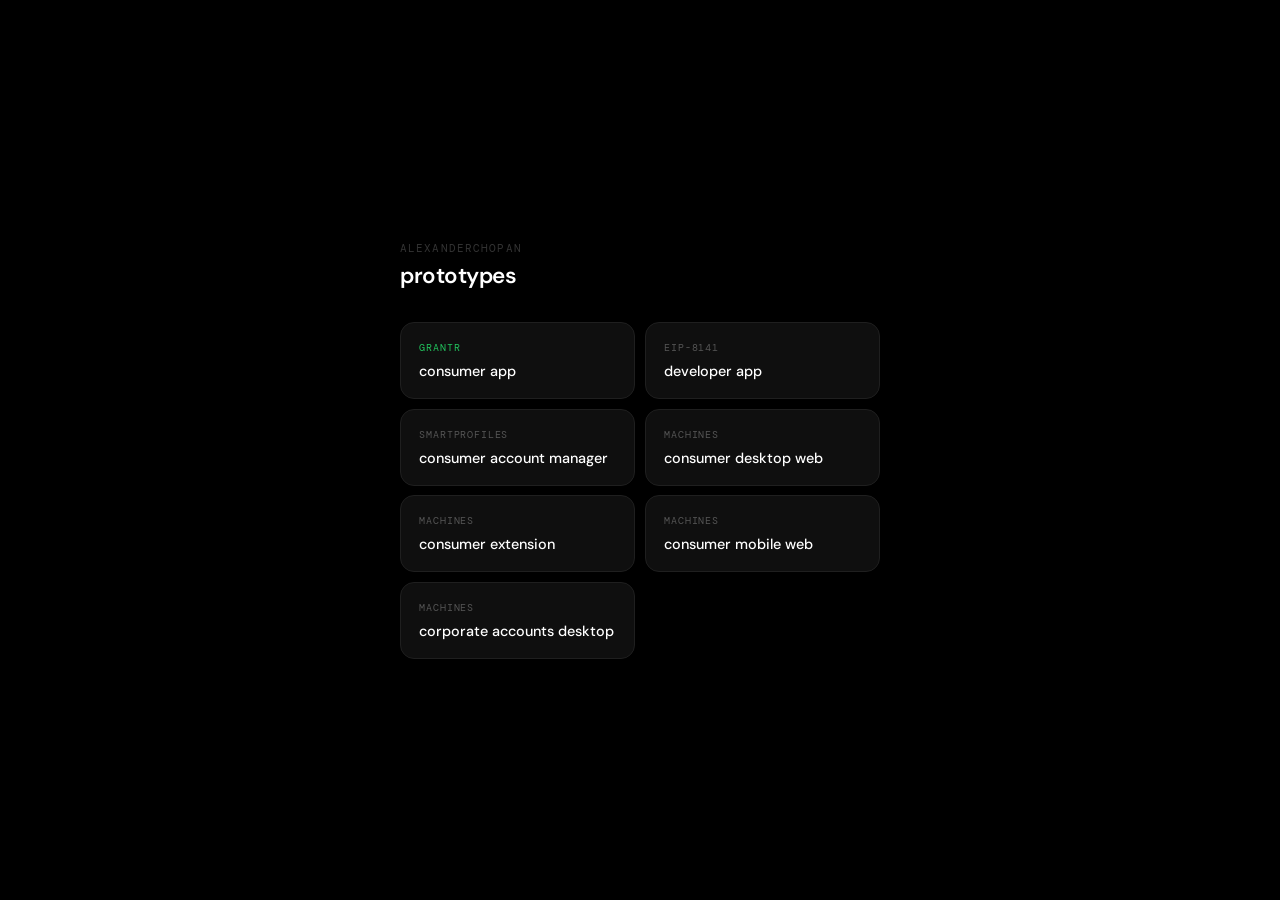
<file: index.html>
<!DOCTYPE html>
<html lang="en">
<head>
<meta charset="UTF-8">
<meta name="viewport" content="width=device-width, initial-scale=1.0">
<title>prototypes</title>
<style>
  @import url('https://fonts.googleapis.com/css2?family=DM+Sans:ital,wght@0,400;0,500;0,600;1,400&family=DM+Mono:wght@400;500&display=swap');
  * { margin: 0; padding: 0; box-sizing: border-box; }
  :root {
    --bg: #000;
    --surface: #0f0f0f;
    --surface-hover: #161616;
    --border: #1f1f1f;
    --border-hover: #2e2e2e;
    --text: #fff;
    --text-secondary: #555;
    --text-muted: #333;
    --green: #22c55e;
  }
  body {
    background: var(--bg);
    color: var(--text);
    font-family: 'DM Sans', sans-serif;
    min-height: 100vh;
    display: flex;
    flex-direction: column;
    align-items: center;
    justify-content: center;
    padding: 2rem 1.5rem;
  }
  header {
    width: 100%;
    max-width: 480px;
    margin-bottom: 2rem;
  }
  .label {
    font-family: 'DM Mono', monospace;
    font-size: 0.7rem;
    color: var(--text-muted);
    letter-spacing: 0.1em;
    text-transform: uppercase;
    margin-bottom: 0.4rem;
  }
  h1 {
    font-size: 1.4rem;
    font-weight: 600;
    color: var(--text);
    letter-spacing: -0.02em;
  }
  .grid {
    display: grid;
    grid-template-columns: 1fr 1fr;
    gap: 0.6rem;
    max-width: 480px;
    width: 100%;
  }
  @media (max-width: 480px) {
    .grid { grid-template-columns: 1fr; }
  }
  .card {
    background: var(--surface);
    border: 1px solid var(--border);
    border-radius: 14px;
    padding: 1.1rem 1.15rem;
    text-decoration: none;
    color: var(--text);
    transition: background 0.15s, border-color 0.15s;
    display: flex;
    flex-direction: column;
    gap: 0.5rem;
    position: relative;
    overflow: hidden;
  }
  .card:hover {
    background: var(--surface-hover);
    border-color: var(--border-hover);
  }
  .card:hover .arrow {
    opacity: 1;
    transform: translateX(0);
  }
  .card-tag {
    font-family: 'DM Mono', monospace;
    font-size: 0.65rem;
    letter-spacing: 0.08em;
    text-transform: uppercase;
    color: var(--text-secondary);
  }
  .card-tag.green { color: var(--green); }
  .card-title {
    font-size: 0.9rem;
    font-weight: 500;
    line-height: 1.3;
    color: var(--text);
  }
  .arrow {
    position: absolute;
    bottom: 1rem;
    right: 1rem;
    font-size: 0.75rem;
    color: var(--text-muted);
    opacity: 0;
    transform: translateX(-4px);
    transition: opacity 0.15s, transform 0.15s;
  }
</style>
</head>
<body>
  <header>
    <div class="label">alexanderchopan</div>
    <h1>prototypes</h1>
  </header>
  <div class="grid">
    <a href="grantr-app.html" class="card">
      <span class="card-tag green">grantr</span>
      <span class="card-title">consumer app</span>
      <span class="arrow">↗</span>
    </a>
    <a href="https://alexanderchopan.github.io/grantr/prototype/grantr-prototype.html" class="card">
      <span class="card-tag">eip-8141</span>
      <span class="card-title">developer app</span>
      <span class="arrow">↗</span>
    </a>
    <a href="smartprofiles.html" class="card">
      <span class="card-tag">smartprofiles</span>
      <span class="card-title">consumer account manager</span>
      <span class="arrow">↗</span>
    </a>
    <a href="machines-consumer-desktop-web.html" class="card">
      <span class="card-tag">machines</span>
      <span class="card-title">consumer desktop web</span>
      <span class="arrow">↗</span>
    </a>
    <a href="machines-consumer-extension.html" class="card">
      <span class="card-tag">machines</span>
      <span class="card-title">consumer extension</span>
      <span class="arrow">↗</span>
    </a>
    <a href="machines-consumer-mobile.html" class="card">
      <span class="card-tag">machines</span>
      <span class="card-title">consumer mobile web</span>
      <span class="arrow">↗</span>
    </a>
    <a href="machines-corporate-accounts-desktop.html" class="card">
      <span class="card-tag">machines</span>
      <span class="card-title">corporate accounts desktop</span>
      <span class="arrow">↗</span>
    </a>
  </div>
</body>
</html>
</file>
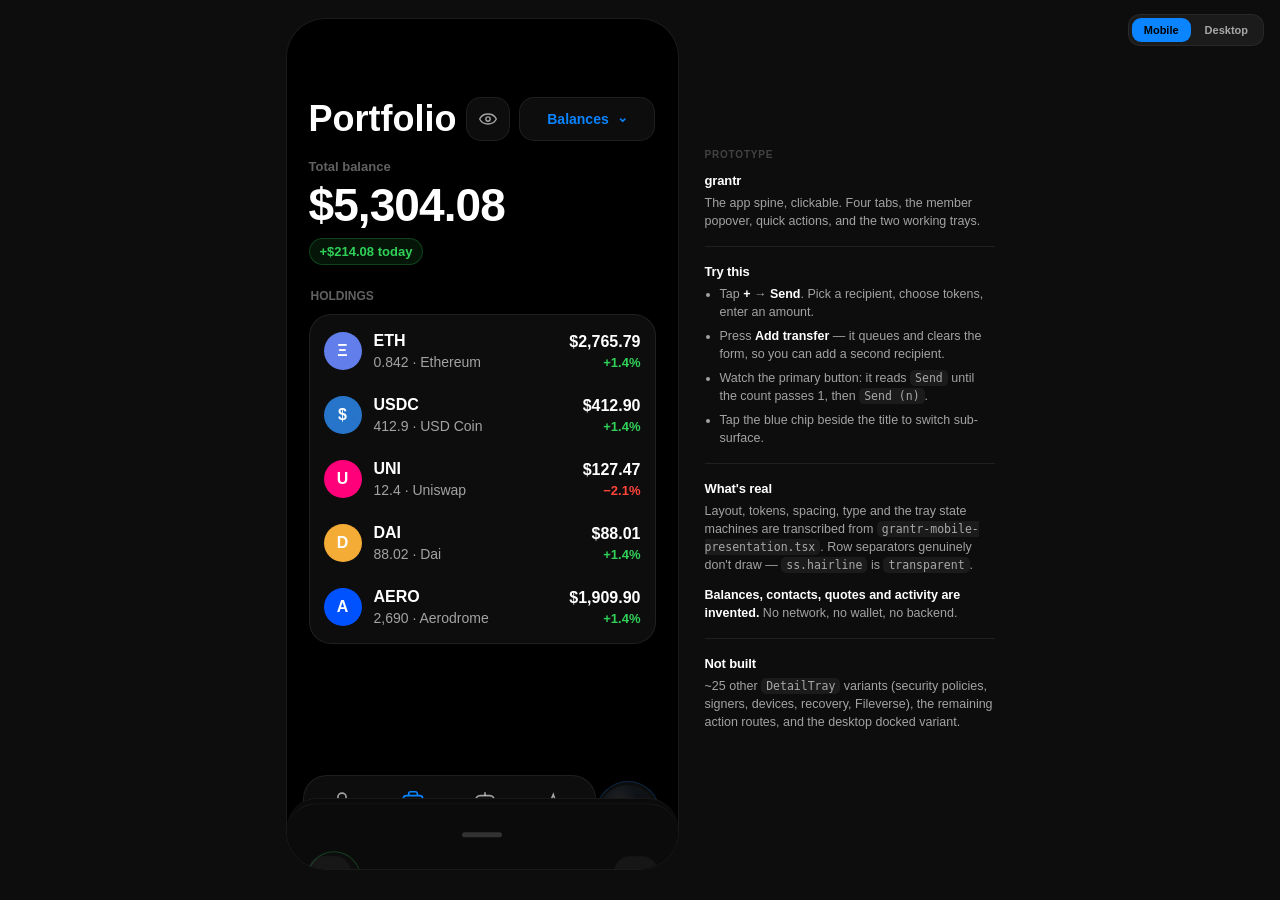
<file: grantr-app.html>
<!DOCTYPE html>
<html lang="en">
<head>
<meta charset="UTF-8">
<meta name="viewport" content="width=device-width, initial-scale=1.0">
<title>grantr</title>
<style>
/* ===========================================================================
   grantr — app prototype
   Structure and style values transcribed from
   packages/product/src/mobile-presentation/grantr-mobile-presentation.tsx
   and packages/ui/src/theme/tokens.ts (dark palette — the only shipping mode).
   Self-contained: no remote fonts, scripts, or images.
   =========================================================================== */
:root{
  --bg:#000000; --bgElevated:#0d0d0e; --band:#0b0b0c;
  --text1:#ffffff; --text2:rgba(255,255,255,.62); --text3:rgba(255,255,255,.38); --text4:rgba(255,255,255,.22);
  --green:#30d158; --red:#ff453a; --amber:#ff9f0a; --blue:#0a84ff;
  --border:rgba(255,255,255,.08); --frostBorder:rgba(255,255,255,.06);
  --chromeBorder:rgba(255,255,255,.075);
  --fill:rgba(255,255,255,.045); --hairline:transparent;
  --font:"Public Sans",-apple-system,BlinkMacSystemFont,"Segoe UI",Helvetica,Arial,sans-serif;
}
*{margin:0;padding:0;box-sizing:border-box}
html,body{height:100%}
body{background:#0d0d0e;color:var(--text1);font-family:var(--font);-webkit-font-smoothing:antialiased;
     display:flex;align-items:center;justify-content:center;padding:18px;overflow:hidden}

/* s.stage / s.screen */
.stage{display:flex;align-items:center;justify-content:center;gap:26px}
.screen{position:relative;width:393px;height:852px;border-radius:39px;overflow:hidden;background:var(--bg);
        border:1px solid rgba(255,255,255,.10);flex-shrink:0}

/* ---- scrolling content, s.content ---- */
.scroller{position:absolute;inset:0;overflow-y:auto;overflow-x:hidden;-webkit-overflow-scrolling:touch}
.scroller::-webkit-scrollbar{width:0}
.content{padding-top:78px;padding-bottom:190px;width:100%}

/* ---- s.header / s.h1 / FamilyChip ---- */
.header{width:100%;padding:0 22px 18px;display:flex;align-items:center;justify-content:space-between}
.h1{font-size:36px;line-height:38px;font-weight:800;letter-spacing:0}
.h1.account{font-size:30px;line-height:32px}
.chip{width:136px;height:44px;border-radius:15px;padding:0 13px;display:flex;align-items:center;justify-content:center;
      gap:8px;border:1px solid var(--chromeBorder);background:var(--bgElevated);cursor:pointer;flex-shrink:0}
.chipText{color:var(--blue);font-size:14px;line-height:18px;font-weight:720}
.chipChev{color:var(--blue);font-size:13px;line-height:13px;font-weight:900;margin-top:-3px;transition:transform .16s}
.chip.open .chipChev{transform:rotate(180deg)}

/* ---- FamilyPopover ---- */
.scrim{position:absolute;inset:0;z-index:4;background:rgba(0,0,0,.35);display:none}
.scrim.on{display:block}
.popover{position:absolute;z-index:5;right:22px;top:119px;width:206px;border-radius:18px;padding:8px;overflow:hidden;
         background:rgba(18,18,20,.96);border:1px solid var(--frostBorder);
         box-shadow:0 16px 40px rgba(0,0,0,.6), inset 0 1px 0 rgba(255,255,255,.10);display:none}
.popover.on{display:block}
.popTitle{color:var(--blue);font-size:10px;line-height:13px;font-weight:800;padding:8px 12px 9px}
.popRow{min-height:54px;border-radius:13px;padding:0 12px;display:flex;align-items:center;justify-content:space-between;
        cursor:pointer;background:transparent;border:0;width:100%;text-align:left}
.popRow.on{background:rgba(255,255,255,.07)}
.popRow span{color:var(--text1);font-size:15px;font-weight:640}
.popRow.dis span{color:var(--text4)}
.popRow.dis{cursor:default}
.popRow .tick{color:var(--blue);font-size:15px;font-weight:800}

/* ---- sections & rows ---- */
.sec{padding:0 22px;margin-bottom:22px}
.secTitle{color:var(--text3);font-size:12px;line-height:15px;font-weight:600;text-transform:uppercase;margin-bottom:10px;padding-left:2px}
.card{border-radius:22px;border:1px solid var(--border);background:var(--bgElevated);overflow:hidden}
.cardPad{padding:4px 14px}
.lrow{min-height:64px;display:flex;align-items:center;gap:12px;padding:11px 0;cursor:pointer;
      background:transparent;border:0;width:100%;text-align:left}
.lmain{flex:1;min-width:0}
.lname{color:var(--text1);font-size:16px;line-height:20px;font-weight:700;display:block}
.lsub{color:var(--text2);font-size:14px;line-height:18px;font-weight:500;display:block;margin-top:2px}
.lval{text-align:right;flex-shrink:0}
.lvalNum{color:var(--text1);font-size:16px;line-height:20px;font-weight:700;display:block}
.lvalSub{color:var(--text3);font-size:13px;line-height:17px;font-weight:560;display:block;margin-top:2px}
.lvalSub.up{color:var(--green)} .lvalSub.down{color:var(--red)}
.mark{border-radius:50%;flex-shrink:0;display:flex;align-items:center;justify-content:center;font-weight:800;color:#fff}
.sq{border-radius:12px}
.chev{color:var(--text4);font-size:22px;font-weight:400;flex-shrink:0}

/* hero total */
.hero{padding:0 22px 24px}
.heroLabel{color:var(--text3);font-size:13px;font-weight:600;margin-bottom:6px}
.heroNum{font-size:46px;line-height:50px;font-weight:800;letter-spacing:-.02em}
.heroDelta{margin-top:8px;display:inline-flex;align-items:center;gap:6px;padding:5px 10px;border-radius:999px;
           background:rgba(48,209,88,.10);border:1px solid rgba(48,209,88,.24)}
.heroDelta span{color:var(--green);font-size:13px;font-weight:700}

/* policy tiles (Account/Security) */
.tiles{display:grid;grid-template-columns:1fr 1fr;gap:10px}
.tile{border-radius:20px;border:1px solid var(--border);background:var(--bgElevated);padding:14px;min-height:104px;
      display:flex;flex-direction:column;justify-content:space-between;cursor:pointer;text-align:left}
.tileIcon{width:34px;height:34px;border-radius:999px;background:var(--fill);display:flex;align-items:center;justify-content:center}
.tileName{color:var(--text1);font-size:15px;line-height:19px;font-weight:740;margin-top:10px}
.tileSub{color:var(--text3);font-size:13px;line-height:16px;font-weight:560;margin-top:3px}
.tileSub.ok{color:var(--green)} .tileSub.warn{color:var(--amber)}

/* agent chat */
.bubble{max-width:78%;border-radius:18px;padding:12px 14px;font-size:15px;line-height:21px;font-weight:520}
.bubble.them{background:var(--bgElevated);border:1px solid var(--border);color:var(--text1);align-self:flex-start}
.bubble.you{background:rgba(10,132,255,.16);border:1px solid rgba(10,132,255,.26);color:var(--text1);align-self:flex-end}
.chatWrap{display:flex;flex-direction:column;gap:10px}
.composer{margin-top:16px;min-height:52px;border-radius:18px;border:1px solid var(--border);background:var(--bgElevated);
          display:flex;align-items:center;gap:10px;padding:0 14px}
.composer input{flex:1;border:0;background:transparent;color:var(--text1);font-family:var(--font);font-size:15px;
                font-weight:560;outline:none;height:52px}
.composer input::placeholder{color:var(--text3)}

/* ============ TAB BAR + FAB (TabsFab) ============ */
.tabBar{position:absolute;z-index:6;left:16px;right:82px;bottom:24px;height:70px;border-radius:24px;
        padding:6px 7px 9px;overflow:hidden;display:flex;gap:8px;
        border:1px solid var(--chromeBorder);background:var(--bgElevated)}
.tabBtn{z-index:1;flex:1;border-radius:13px;display:flex;flex-direction:column;align-items:center;justify-content:center;
        gap:3px;min-width:0;border:0;background:transparent;cursor:pointer;user-select:none}
.tabIconBox{height:30px;display:flex;align-items:center;justify-content:center}
.tabLabel{color:var(--text2);font-size:10px;line-height:12px;font-weight:760;text-align:center;white-space:nowrap}
.tabBtn.on .tabLabel{color:var(--blue)}
.fab{position:absolute;z-index:6;right:18px;bottom:24px;width:64px;height:64px;border-radius:999px;overflow:hidden;
     display:flex;align-items:center;justify-content:center;cursor:pointer;
     border:1px solid color-mix(in oklch, var(--blue) 24%, transparent);background:var(--bgElevated)}
.fabCore{position:absolute;inset:2.5px;border-radius:999px;
         background:radial-gradient(circle at 36% 28%, rgba(255,255,255,.08), rgba(10,132,255,.035) 34%, rgba(5,5,6,0) 68%);
         box-shadow:inset 0 0 18px rgba(255,255,255,.035);pointer-events:none}
.fab svg{position:relative;transition:transform .2s}
.fab.open svg{transform:rotate(45deg)}

/* ============ TRAYS ============ */
.backdrop{position:absolute;inset:0;z-index:20;background:rgba(0,0,0,.86);backdrop-filter:blur(2px);display:none}
.backdrop.on{display:block}
.tray{position:absolute;left:0;right:0;z-index:21;display:flex;flex-direction:column;overflow:hidden;
      border-top:1px solid var(--frostBorder);background:var(--bgElevated);
      border-radius:30px;transform:translateY(110%);transition:transform .26s cubic-bezier(.32,.72,0,1)}
.tray.on{transform:translateY(0)}
/* s.swapTray — pinned top:0 bottom:0 */
.tray.swap{top:0;bottom:0}
/* s.detailTray — floats above the dock */
.tray.detail{bottom:90px;max-height:calc(100% - 54px - 90px)}
.tray.qa{bottom:90px;max-height:calc(100% - 120px)}

.band{background:var(--band);padding:28px 20px 18px;flex-shrink:0;border-bottom:1px solid rgba(255,255,255,.055)}
.handle{width:40px;height:5px;border-radius:3px;background:rgba(255,255,255,.16);margin:0 auto 14px}
.bandHead{position:relative;min-height:116px;display:flex;flex-direction:column;align-items:flex-start;gap:12px}
.bandHead.compact{min-height:64px}
.leadIcon{width:54px;height:54px;border-radius:999px;background:var(--bgElevated);flex-shrink:0;
          border:1px solid color-mix(in oklch, var(--green) 24%, transparent);
          display:flex;align-items:center;justify-content:center}
.close{position:absolute;right:0;top:5px;z-index:2;width:44px;height:44px;border-radius:16px;background:var(--fill);
       display:flex;align-items:center;justify-content:center;border:0;cursor:pointer}
.close span{color:var(--text1);font-size:22px;line-height:24px;font-weight:300}
.back{position:absolute;left:0;top:5px;z-index:2;width:44px;height:44px;border-radius:16px;background:var(--fill);
      display:flex;align-items:center;justify-content:center;border:0;cursor:pointer}
.back span{color:var(--blue);font-size:30px;line-height:28px;font-weight:300;margin-top:-2px}
.trayTitle{font-size:28px;line-height:31px;font-weight:800}
.traySub{color:var(--text2);font-size:15px;line-height:20px;font-weight:620;margin-top:8px}
.bandCopy{width:100%;padding-right:56px}
.bandCopy.withBack{padding-left:52px}

.trayBody{flex:1;overflow-y:auto;padding:20px 20px 40px;display:flex;flex-direction:column;gap:14px}
.trayBody::-webkit-scrollbar{width:0}
.trayBody.swapBody{gap:8;padding-bottom:48px}
.sendRoot{display:flex;flex-direction:column;gap:12px;padding-bottom:20px}

.slab{border-radius:22px;border:1px solid var(--border);background:var(--bgElevated);overflow:hidden}
.slabTitle{color:rgba(10,132,255,.72);font-size:12px;line-height:15px;font-weight:500;text-transform:uppercase;padding:15px 16px 3px}
.slabBody{padding:7px 16px 14px;display:flex;flex-direction:column;gap:14px}

.fieldLabelS{color:var(--text3);font-size:12px;line-height:15px;font-weight:500;padding:0 2px 7px}
.fieldLabel{color:var(--text2);font-size:14px;line-height:17px;font-weight:500;margin-bottom:6px}

.signerRow{min-height:52px;padding:10px 0;display:flex;align-items:center;gap:10px;background:transparent;border:0;
           width:100%;text-align:left}
.signerRow.tap{cursor:pointer}
.signerMain{flex:1;min-width:0}
.sugName{color:var(--text1);font-size:17px;line-height:21px;font-weight:600;display:block}
.signerTag{color:var(--text2);font-size:14px;line-height:17px;font-weight:500;margin-top:4px;display:block}
.signerAddr{color:var(--text2);font-size:15px;line-height:18px;font-weight:500;display:block}
.chevR{color:var(--blue);font-size:28px;line-height:28px;font-weight:500}
.rmBtn{min-height:32px;border-radius:999px;border:0;background:rgba(255,255,255,.045);padding:7px 12px;flex-shrink:0;cursor:pointer}
.rmBtn span{color:var(--text2);font-size:12px;line-height:15px;font-weight:760}
.maxBtn{min-height:32px;border-radius:999px;border:1px solid rgba(48,209,88,.28);background:rgba(48,209,88,.10);
        padding:7px 12px;flex-shrink:0;cursor:pointer}
.maxBtn span{color:var(--green);font-size:12px;line-height:15px;font-weight:760}

.trayInput{height:44px;width:100%;border:0;padding:0;background:transparent;color:var(--text1);font-family:var(--font);
           font-size:17px;line-height:21px;font-weight:600;caret-color:var(--green);outline:none;margin-bottom:8px}
.trayInput::placeholder{color:var(--text3)}
.sugList{display:flex;flex-direction:column;gap:6px;margin-bottom:8px}

.selBtn{width:100%;min-height:54px;background:transparent;border:0;padding:9px 11px;margin-bottom:8px;
        display:flex;align-items:center;gap:10px;cursor:pointer;text-align:left}
.selMark{width:30px;height:30px;border-radius:15px;background:var(--fill);flex-shrink:0;display:flex;align-items:center;justify-content:center}
.selCopy{flex:1;min-width:0}
.selTitle{color:var(--text1);font-size:15px;line-height:20px;font-weight:760;display:block}
.selSub{color:var(--text3);font-size:14px;line-height:18px;font-weight:560;margin-top:2px;display:block}
.selChev{color:var(--blue);font-size:16px;line-height:18px;font-weight:800;margin-top:-4px;flex-shrink:0;transition:transform .16s}
.selBtn.open .selChev{transform:rotate(180deg)}

.tokenMenu{width:100%;margin:2px 0 8px;padding:2px 0}
.searchBox{min-height:42px;display:flex;align-items:center;gap:9px;padding:0 11px;margin:2px 0 10px}
.searchInput{flex:1;min-height:42px;border:0;background:transparent;color:var(--text1);font-family:var(--font);
             font-size:15px;line-height:19px;font-weight:600;outline:none}
.searchInput::placeholder{color:var(--text3)}
.manyRow{width:100%;min-height:54px;padding:9px 11px;display:flex;align-items:center;gap:10px;border:0;background:transparent;
         cursor:pointer;text-align:left}
.manyRow.on{background:rgba(48,209,88,.055)}
.holdMid{flex:1;min-width:0;padding-right:8px}
.tokName{color:var(--text1);font-size:15px;line-height:20px;font-weight:760;display:block}
.tokMeta{color:var(--text2);font-size:14px;line-height:18px;font-weight:560;display:block}
.check{width:22px;height:22px;border-radius:7px;border:1px solid var(--hairline);flex-shrink:0;display:flex;align-items:center;justify-content:center}
.check.on{border-color:rgba(48,209,88,.30);background:rgba(48,209,88,.12)}
.check.on::after{content:"✓";color:var(--green);font-size:13px;line-height:15px;font-weight:900}
.noRes{color:var(--text3);font-size:14px;font-weight:560;padding:10px 11px}

.modeRow{width:100%;min-height:42px;border-radius:14px;padding:3px;display:flex;align-items:center;gap:3px;
         border:1px solid var(--hairline);background:rgba(255,255,255,.040);margin-bottom:8px}
.modeBtn{flex:1;min-width:0;min-height:34px;border-radius:11px;display:flex;align-items:center;justify-content:center;
         gap:6px;padding:0 10px;border:0;background:transparent;cursor:pointer}
.modeBtn.on{background:var(--blue)}
.modeBtn span{color:var(--text2);font-size:12px;line-height:15px;font-weight:600;white-space:nowrap}
.modeBtn.on span{color:var(--bg);font-weight:700}

.amtList{display:flex;flex-direction:column;gap:7px;margin-bottom:8px}
.amtRow{min-height:54px;padding:9px 11px;display:flex;align-items:center;gap:10px}
.amtInput{width:88px;height:38px;flex-shrink:0;border:0;background:transparent;color:var(--text1);font-family:var(--font);
          font-size:15px;line-height:20px;font-weight:700;text-align:right;padding:0 10px;caret-color:var(--green);outline:none}
.amtInput::placeholder{color:var(--text3)}
.amtStack{width:98px;flex-shrink:0;display:flex;flex-direction:column;gap:2px}
.amtStack .amtInput{width:100%;height:30px;padding:0 4px}
.amtUsd{color:var(--text3);font-size:10px;line-height:12px;font-weight:640;text-align:right}

.arrowWrap{display:flex;align-items:center;justify-content:center;margin:10px 0}
.arrow{width:34px;height:34px;border-radius:17px;background:var(--fill);display:flex;align-items:center;justify-content:center}
.arrow span{color:var(--text1);font-size:20px;line-height:22px;font-weight:700}

.tokenField{min-height:68px;padding:8px 0;display:flex;align-items:center;gap:12px;margin-bottom:4px}
.picker{border-radius:999px;background:var(--fill);padding:8px 12px 8px 8px;display:flex;align-items:center;gap:8px;
        overflow:hidden;border:0;cursor:pointer}
.pickerText{color:var(--text1);font-size:15px;line-height:20px;font-weight:760;white-space:nowrap}
.pickerText.ph{color:var(--text3)}
.pickerChev{color:var(--blue);font-size:12px;line-height:12px;margin-top:-3px}
.amountSide{flex:1;display:flex;flex-direction:column;align-items:flex-end}
.tokenAmount{color:var(--text1);font-size:28px;line-height:32px;font-weight:760}
.tokenUsd{color:var(--text3);font-size:14px;line-height:18px;font-weight:560;margin-top:2px}

.hint{color:var(--text2);font-size:13px;line-height:17px;margin-top:-4px}
.hint.red{color:var(--red)}
.warnText{color:var(--amber);font-size:15px;line-height:19px;font-weight:600;margin:8px 0 4px}
.hintText{color:var(--text3);font-size:15px;line-height:19px;font-weight:400;margin:8px 0 4px}

.adv{margin:2px 0 6px}
.advToggle{min-height:42px;display:flex;align-items:center;justify-content:space-between;gap:12px;background:none;
           border:0;width:100%;cursor:pointer;padding:0}
.advText{color:var(--blue);font-size:13px;line-height:16px;font-weight:680}
.advChev{color:var(--blue);font-size:15px;line-height:17px;font-weight:640;transition:transform .16s}
.adv[open] .advChev{transform:rotate(180deg)}
summary{list-style:none}summary::-webkit-details-marker{display:none}summary::marker{content:""}
.advContent{padding-bottom:4px}
.slipRow{margin-top:14px;display:flex;align-items:center;justify-content:space-between;gap:12px}
.slipPill{width:180px;height:35px;display:flex;gap:2px}
.slipOpt{flex:1;border-radius:8px;background:transparent;border:0;cursor:pointer;color:var(--text2);
         font-family:var(--font);font-size:14px;font-weight:680}
.slipOpt.on{color:var(--green)}

.rows{margin:2px 0 8px}
.drow{min-height:46px;display:flex;align-items:center;justify-content:space-between;gap:14px}
.rowLabel{color:var(--text2);font-size:15px;line-height:19px;font-weight:500}
.rowValue{color:var(--text1);font-size:15px;line-height:19px;font-weight:600;text-align:right}
.rowValue.green{color:var(--green)} .rowValue.amber{color:var(--amber)}

.actions{display:flex;align-items:center;gap:10px;margin-top:4px;padding:2px 0 12px}
.btn{flex:1;min-width:0;height:54px;border-radius:17px;display:flex;align-items:center;justify-content:center;
     overflow:hidden;padding:0 12px;cursor:pointer;position:relative}
.btn span{font-size:15px;line-height:19px;text-align:center}
.btn.secondary{border:1px solid var(--frostBorder);background:var(--bgElevated)}
.btn.secondary span{color:var(--text1);font-weight:820}
.btn.primary{border:0;background:var(--green)}
.btn.primary span{color:var(--bg);font-weight:880}
.btn.wide{height:58px;margin-top:6px}
.btn.wide span{font-size:18px;line-height:23px}
.btn[disabled]{cursor:default;pointer-events:none}
.btn.primary[disabled]{border:1px solid var(--frostBorder);background:rgba(255,255,255,.055)}
.btn.primary[disabled] span{color:var(--text2)}
.btn.secondary[disabled]{background:rgba(255,255,255,.055)}
.btn.secondary[disabled] span{color:var(--text2)}

/* quick actions */
.qaGroup{margin-bottom:18px}
.qaTitle{color:var(--text3);font-size:12px;font-weight:700;text-transform:uppercase;margin-bottom:10px;padding-left:2px}
.qaGrid{display:grid;grid-template-columns:repeat(3,1fr);gap:10px}
.qaTile{border-radius:20px;border:1px solid var(--border);background:var(--bgElevated);padding:14px 10px;min-height:96px;
        display:flex;flex-direction:column;align-items:center;justify-content:center;gap:9px;cursor:pointer}
.qaTile span{color:var(--text1);font-size:13px;font-weight:700;text-align:center;line-height:16px}
.qaIcon{width:38px;height:38px;border-radius:999px;background:var(--fill);display:flex;align-items:center;justify-content:center}

/* ---- security / contacts / fileverse ---- */
.trayHint{color:var(--text2);font-size:15px;line-height:19px;font-weight:400}
.trayEmpty{color:var(--text2);font-size:17px;line-height:22px;font-weight:500;padding:8px 0}
.rowActions{display:flex;align-items:center;gap:6px;flex-shrink:0}
.miniSave{border-color:transparent;background:var(--green)}
.miniSave span{color:var(--bg);font-weight:700}
.rowBtn{min-width:86px;height:44px;border-radius:17px;padding:0 14px;display:flex;align-items:center;justify-content:center;
        cursor:pointer;flex-shrink:0;border:1px solid rgba(255,69,58,.28);background:rgba(255,69,58,.08)}
.rowBtn span{color:var(--red);font-size:12px;line-height:16px;font-weight:800}
.thresh{margin-bottom:12px}
.threshLabel{color:var(--text3);font-size:10px;font-weight:500;margin-bottom:7px}
.threshBtns{height:40px;display:flex;gap:8px}
.threshBtn{flex:1;border-radius:10px;display:flex;align-items:center;justify-content:center;border:0;background:transparent;
           cursor:pointer;color:var(--text2);font-family:var(--font);font-size:12px;font-weight:680}
.threshBtn.on{color:var(--green)}
.threshCap{color:var(--text2);font-size:15px;line-height:19px;font-weight:400;margin-top:8px}
.rosterRow{min-height:52px;padding:10px 0;display:flex;align-items:center;gap:10px}
.sugPlus{color:var(--green);font-size:16px;line-height:18px;font-weight:760}
.sugList2{display:flex;flex-direction:column;gap:9px;margin:-4px 0 14px}
.ghostBtn{height:54px;border-radius:17px;border:1px solid transparent;background:var(--green);display:flex;
          align-items:center;justify-content:center;cursor:pointer;margin-top:4px;width:100%}
.ghostBtn span{color:var(--bg);font-size:16px;line-height:21px;font-weight:820}
.dangerBtn{height:54px;border-radius:17px;border:1px solid rgba(255,69,58,.28);background:rgba(255,69,58,.08);
           display:flex;align-items:center;justify-content:center;cursor:pointer;margin-top:6px;width:100%}
.dangerBtn span{color:var(--red);font-size:15px;font-weight:800}
.cList{display:flex;flex-direction:column;gap:8px;margin-bottom:12px}
.cRow{min-height:46px;padding:6px 0;display:flex;align-items:center;gap:9px;background:transparent;border:0;width:100%;
      text-align:left;cursor:pointer}
.cName{color:var(--text1);font-size:14px;line-height:16px;font-weight:600;display:block}
.cAddr{color:var(--text2);font-size:12px;line-height:14px;font-weight:500;display:block}
.cSearchRow{display:flex;align-items:center;gap:8px;margin-bottom:8px}
.cSearch{flex:1;height:44px;border:0;background:transparent;color:var(--text1);font-family:var(--font);font-size:17px;
         font-weight:600;outline:none}
.cSearch::placeholder{color:var(--text3)}
.cHead{display:flex;align-items:center;gap:12px;margin-bottom:14px}
.cDetailName{color:var(--text1);font-size:17px;line-height:24px;font-weight:700}
.cChips{display:flex;flex-wrap:wrap;gap:6px;margin-top:5px}
.cChip{border-radius:999px;border:1px solid color-mix(in oklch, var(--green) 24%, transparent);background:var(--bgElevated);
       color:var(--text2);font-size:10px;line-height:12px;font-weight:700;padding:3px 8px;text-transform:uppercase}
.av{border-radius:999px;flex-shrink:0;overflow:hidden;display:block}
.modeSeg{display:flex;gap:2px;margin-bottom:14px;border-radius:14px;padding:3px;background:rgba(255,255,255,.04)}
.modeSeg button{flex:1;min-height:34px;border-radius:11px;border:0;background:transparent;cursor:pointer;
                color:var(--text2);font-family:var(--font);font-size:12px;font-weight:600}
.modeSeg button.on{background:var(--blue);color:var(--bg);font-weight:700}
.docRow{min-height:56px;padding:9px 0;display:flex;align-items:center;gap:10px}
.docIcon{width:34px;height:34px;border-radius:11px;background:var(--fill);display:flex;align-items:center;justify-content:center;flex-shrink:0}
.statusPill{display:inline-flex;align-items:center;gap:6px;padding:5px 10px;border-radius:999px;
            background:rgba(48,209,88,.10);border:1px solid rgba(48,209,88,.24);margin-bottom:12px}
.statusPill span{color:var(--green);font-size:12px;font-weight:700}
.statusPill.off{background:rgba(255,159,10,.10);border-color:rgba(255,159,10,.24)}
.statusPill.off span{color:var(--amber)}

/* ---- agent trays (rebalance / re-range / refinance / auto approve) ---- */
.segRow{height:40px;display:flex;gap:10px;margin-bottom:14px}
.segBtn{flex:1;border-radius:10px;display:flex;align-items:center;justify-content:center;border:0;background:transparent;
        cursor:pointer;color:var(--text2);font-family:var(--font);font-size:14px;line-height:17px;font-weight:800}
.segBtn.on{color:var(--blue)}
.secLabel{color:var(--text3);font-size:16px;line-height:20px;font-weight:500;margin:4px 0 10px}
.cardHead{display:flex;align-items:center;justify-content:space-between;gap:10px}
.targetTotal{color:var(--text2);font-size:13px;font-weight:500}
.targetTotal.ok{color:var(--green)} .targetTotal.warn{color:var(--amber)}
.warnLine{color:var(--amber);font-size:13px;line-height:17px;font-weight:500;margin:-2px 0 4px}
.wCols{display:flex;align-items:center;padding:4px 0 2px}
.wCol{width:82px;color:var(--text3);font-size:10px;font-weight:500;text-align:right}
.wCol.asset{flex:1;text-align:left}
.wList{display:flex;flex-direction:column;gap:4px;margin-bottom:6px}
.wRow{min-height:36px;padding:4px 0;display:flex;align-items:center;gap:10px}
.wAsset{flex:1;min-width:0;display:flex;align-items:center;gap:9px}
.wName{color:var(--text1);font-size:14px;font-weight:600}
.wCur{width:82px;color:var(--text1);font-size:14px;font-weight:600;text-align:right}
.wTarget{width:82px;display:flex;align-items:center;justify-content:flex-end}
.wInput{width:42px;height:30px;border:0;background:transparent;color:var(--text1);font-family:var(--font);font-size:14px;
        font-weight:600;text-align:center;caret-color:var(--green);outline:none}
.wPct{color:var(--text3);font-size:12px;font-weight:650;margin-left:2px}
.histo{height:82px;padding:10px 0;display:flex;align-items:flex-end;gap:3px;margin:2px 0}
.bar{flex:1;border-radius:2px;background:var(--green)}
.lifecycle{display:flex;gap:10px;width:100%;margin-top:10px}
.previewBlock{border-radius:22px;border:1px solid var(--border);background:var(--bgElevated);padding:20px 16px;text-align:center}
.previewTitle{color:var(--text1);font-size:17px;line-height:22px;font-weight:700}
.previewBody{color:var(--text2);font-size:15px;line-height:20px;font-weight:400;margin-top:6px}

/* ---- policy trays (spend limit / timelock / sponsor gas) ---- */
.bigBox{min-height:96px;display:flex;align-items:center;justify-content:center;gap:4px;padding:10px 0 16px}
.bigCur{color:var(--text3);font-size:34px;line-height:40px;font-weight:700}
.bigInput{width:170px;border:0;background:transparent;color:var(--text1);font-family:var(--font);font-size:46px;
          line-height:50px;font-weight:800;text-align:center;caret-color:var(--green);outline:none;letter-spacing:-.02em}
.bigInput::placeholder{color:var(--text4)}
.bigDur{color:var(--text1);font-size:46px;line-height:50px;font-weight:800;letter-spacing:-.02em}

/* ---- system trays (network / language / developer) ---- */
.sysTray{padding:2px 0}
.sysEyebrow{color:var(--text3);font-size:12px;font-weight:600;text-transform:uppercase;margin-bottom:10px}
.sysRow{display:flex;align-items:center;justify-content:space-between;gap:12px;margin-bottom:10px}
.sysToggle{display:flex;gap:6px}
.sysPill{padding:9px 16px;border-radius:999px;border:1px solid var(--frostBorder);background:transparent;cursor:pointer;
         color:var(--text2);font-family:var(--font);font-size:13px;font-weight:700}
.sysPill.on{background:rgba(48,209,88,.12);border-color:rgba(48,209,88,.30);color:var(--green)}
.sysMeta{color:var(--text3);font-size:13px;font-weight:560}
.langRow{min-height:50px;display:flex;align-items:center;justify-content:space-between;padding:8px 0;
         background:transparent;border:0;width:100%;cursor:pointer;text-align:left}
.langRow span:first-child{color:var(--text1);font-size:16px;font-weight:600}
.langRow .tick{color:var(--green);font-size:16px;font-weight:900}
.kv{display:flex;flex-direction:column;gap:2px;padding:9px 0}
.kvK{color:var(--text3);font-size:12px;font-weight:600}
.kvV{color:var(--text1);font-size:14px;font-weight:600;font-family:ui-monospace,SFMono-Regular,Menlo,monospace;word-break:break-all}

/* ---- guide ---- */
.guideIntro{color:var(--text2);font-size:14px;line-height:20px;padding:4px 14px 12px}
.guideSec{margin-bottom:14px}
.guideEyebrow{color:var(--text3);font-size:12px;font-weight:600;text-transform:uppercase;margin-bottom:8px;padding-left:2px}
.guideCard{border-radius:16px;border:1px solid var(--border);background:var(--bgElevated);overflow:hidden}
.guideRow{min-height:58px;display:flex;align-items:center;gap:10px;padding:11px 14px;background:transparent;border:0;
          width:100%;text-align:left;cursor:pointer}
.guideRow+.guideRow{border-top:1px solid rgba(255,255,255,.05)}
.guideT{color:var(--text1);font-size:15px;line-height:19px;font-weight:700;display:block}
.guideS{color:var(--text2);font-size:13px;line-height:17px;font-weight:500;display:block;margin-top:2px}

/* ---- receive ---- */
.qr{width:180px;height:180px;margin:6px auto 14px;border-radius:18px;background:#fff;padding:12px;display:block}
.qr svg{display:block;width:100%;height:100%}

/* ---- privacy toggle in the header ---- */
.eyeBtn{width:44px;height:44px;border-radius:15px;border:1px solid var(--chromeBorder);background:var(--bgElevated);
        display:flex;align-items:center;justify-content:center;cursor:pointer;flex-shrink:0}

/* ---- Fileverse editor ---- */
.fvBack{background:none;border:0;color:var(--blue);font-family:var(--font);font-size:14px;font-weight:700;
        cursor:pointer;padding:0 0 10px}
.fvPanelHead{display:flex;align-items:center;justify-content:space-between;gap:10px;margin-bottom:10px}
.fvName{color:var(--text1);font-size:15px;line-height:20px;font-weight:760}
.fvKind{color:var(--green);font-size:12px;line-height:15px;font-weight:760}
.pill{min-height:40px;border-radius:999px;padding:10px 16px;display:inline-flex;align-items:center;justify-content:center;
      background:rgba(255,255,255,.06);border:1px solid rgba(255,255,255,.11);cursor:pointer}
.pill span{color:var(--text1);font-size:14px;line-height:18px;font-weight:760}
.setupInput{min-height:46px;width:100%;border-radius:13px;padding:0 12px;color:var(--text1);font-family:var(--font);
            font-size:14px;font-weight:720;background:rgba(0,0,0,.28);border:1px solid rgba(255,255,255,.08);outline:none}
.setupInput::placeholder{color:var(--text3)}
.docTitleInput{min-height:46px;width:100%;color:var(--text1);font-family:var(--font);font-size:18px;line-height:22px;
               font-weight:650;padding:0 2px 9px;border:0;border-bottom:1px solid rgba(255,255,255,.07);
               background:transparent;outline:none}
.docBodyInput{width:100%;min-height:200px;color:var(--text1);font-family:var(--font);font-size:15px;line-height:20px;
              font-weight:500;padding:14px 16px 16px;border:1px solid rgba(255,255,255,.08);border-radius:14px;
              background:rgba(255,255,255,.035);outline:none;resize:vertical}
.docLabel{color:var(--text2);font-size:12px;line-height:15px;font-weight:600;margin:10px 0 6px;display:block}
.encrypted{display:inline-flex;align-items:center;gap:6px;margin-bottom:10px}
.encrypted span{color:var(--green);font-size:12px;line-height:15px;font-weight:760;opacity:.92}
.searchWrap{display:flex;align-items:center;gap:9px;padding:0 2px 10px}
.docSearch{flex:1;min-width:0;border:0;background:transparent;color:var(--text1);font-family:var(--font);
           font-size:14px;padding:9px 0;outline:none}
.docSearch::placeholder{color:var(--text3)}
.shareChip{display:flex;align-items:center;gap:8px;padding:8px 0}
.shareAv{width:28px;height:28px;border-radius:999px;background:rgba(255,255,255,.08);display:flex;align-items:center;
         justify-content:center;color:var(--text2);font-size:12px;font-weight:800;flex-shrink:0}

/* ---- Bankr chat ---- */
.chatScroll{display:flex;flex-direction:column;gap:10px;padding-bottom:6px}
.cbubble{max-width:88%;border-radius:20px;padding:11px 14px;border:1px solid;font-size:15px;line-height:21px;font-weight:520}
.cbubble.user{background:rgba(10,132,255,.16);border-color:rgba(10,132,255,.24);border-top-right-radius:8px;
              align-self:flex-end;color:var(--text1)}
.cbubble.agent{background:rgba(3,3,4,.94);border-color:rgba(255,255,255,.065);border-top-left-radius:8px;
               align-self:flex-start;color:var(--text1)}
.cbubble.typing{color:var(--text3)}
.chatComposer{display:flex;align-items:flex-end;gap:10px;min-height:70px;border-radius:20px;padding:9px 8px 9px 16px;
              border:1px solid rgba(255,255,255,.10);background:rgba(0,0,0,.32);margin-top:14px}
.chatComposer textarea{flex:1;border:0;background:transparent;color:var(--text1);font-family:var(--font);font-size:15px;
                       line-height:20px;font-weight:600;min-height:50px;max-height:140px;padding:12px 0;outline:none;resize:none}
.chatComposer textarea::placeholder{color:var(--text3)}
.chatSend{width:44px;height:44px;border-radius:16px;border:1px solid rgba(88,232,122,.76);background:var(--green);
          display:flex;align-items:center;justify-content:center;cursor:pointer;flex-shrink:0}
.chatSend[disabled]{background:rgba(255,255,255,.06);border-color:rgba(255,255,255,.11);cursor:default}
.chips{display:flex;flex-wrap:wrap;gap:8px;margin-bottom:12px}
.chip2{padding:9px 13px;border-radius:999px;border:1px solid var(--frostBorder);background:var(--bgElevated);
       color:var(--text2);font-family:var(--font);font-size:13px;font-weight:640;cursor:pointer}
.chip2:hover{color:var(--text1)}
.agentCard{border-radius:18px;border:1px solid var(--border);background:var(--bgElevated);padding:14px;margin-bottom:10px;
           display:flex;align-items:center;gap:12px;cursor:pointer;width:100%;text-align:left}
.agentDot{width:8px;height:8px;border-radius:999px;flex-shrink:0}
.agentDot.on{background:var(--green)} .agentDot.off{background:var(--text4)}
.actionCard{border-radius:16px;border:1px solid rgba(48,209,88,.26);background:rgba(48,209,88,.06);padding:12px 14px;
            margin-top:8px}
.actionCardT{color:var(--text1);font-size:14px;font-weight:760;display:block}
.actionCardS{color:var(--text2);font-size:13px;line-height:17px;font-weight:500;display:block;margin-top:3px}
.actionCardBtns{display:flex;gap:8px;margin-top:10px}
.miniBtn{flex:1;height:40px;border-radius:13px;border:0;background:var(--green);color:var(--bg);font-family:var(--font);
         font-size:13px;font-weight:820;cursor:pointer}
.miniBtn.ghost{background:rgba(255,255,255,.06);border:1px solid var(--frostBorder);color:var(--text1)}

/* ---- command brief ---- */
.briefEyebrow{font-size:12px;font-weight:800;text-transform:uppercase;letter-spacing:.06em;margin-bottom:6px}
.briefEyebrow.amber{color:var(--amber)} .briefEyebrow.green{color:var(--green)}
.briefEyebrow.blue{color:var(--blue)} .briefEyebrow.neutral{color:var(--text3)}
.briefLede{color:var(--text1);font-size:22px;line-height:28px;font-weight:800;margin-bottom:16px}
.briefSecTitle{color:var(--text3);font-size:12px;font-weight:700;text-transform:uppercase;margin:16px 0 8px;padding-left:2px}
.sigRow{min-height:60px;display:flex;align-items:center;gap:12px;padding:11px 0;background:transparent;border:0;
        width:100%;text-align:left}
.sigIcon{width:34px;height:34px;border-radius:11px;flex-shrink:0;display:flex;align-items:center;justify-content:center;
         background:rgba(255,255,255,.05)}
.sigLabel{color:var(--text1);font-size:15px;line-height:19px;font-weight:700;display:block}
.sigDetail{color:var(--text2);font-size:13px;line-height:17px;font-weight:500;display:block;margin-top:2px}
.sigValue{flex-shrink:0;font-size:15px;font-weight:800}
.sigValue.amber{color:var(--amber)} .sigValue.green{color:var(--green)}
.sigValue.blue{color:var(--blue)} .sigValue.neutral{color:var(--text2)}

/* ---- agent workspace ---- */
.wsTabs{display:flex;gap:2px;padding:3px;border-radius:14px;background:rgba(255,255,255,.04);margin-bottom:14px}
.wsTab{flex:1;min-height:36px;border-radius:11px;border:0;background:transparent;cursor:pointer;display:flex;
       align-items:center;justify-content:center;gap:6px;color:var(--text2);font-family:var(--font);font-size:12px;font-weight:700}
.wsTab.on{background:var(--blue);color:var(--bg)}
.wsRow{min-height:56px;display:flex;align-items:center;gap:10px;padding:9px 0;background:transparent;border:0;
       width:100%;text-align:left;cursor:pointer}
.wsName{color:var(--text1);font-size:15px;line-height:19px;font-weight:700;display:block}
.wsMeta{color:var(--text2);font-size:13px;line-height:17px;font-weight:500;display:block;margin-top:2px}
.createRow{min-height:46px;display:flex;align-items:center;gap:10px;padding:8px 0;background:transparent;border:0;
           width:100%;text-align:left;cursor:pointer}
.createRow span:nth-child(2){color:var(--text1);font-size:14px;font-weight:640}

/* ---- desktop docked presentation ---- */
body.desktop{padding:0;align-items:stretch;justify-content:flex-start}
body.desktop .stage{gap:0;width:100%;align-items:stretch}
body.desktop .screen{width:100%;height:100vh;border-radius:0;border:0}
/* s.trayDesktop — right-docked, phone-width, full height */
body.desktop .tray{left:auto;right:0;top:0;bottom:0;width:min(452px,94vw);height:100%;max-height:100%;
                   border-radius:0;border-top-left-radius:30px;border:1px solid var(--frostBorder);
                   transform:translateX(36px)}
body.desktop .tray.on{transform:translateX(0)}
/* s.trayBackdropDesktop — lighter, no blur */
body.desktop .backdrop{background:rgba(0,0,0,.50);backdrop-filter:none}
body.desktop .band{display:none}
body.desktop .bandDesktop{display:flex}
body.desktop .trayBody{padding:0 20px 24px;gap:16px}
body.desktop .content{max-width:520px;margin:0 auto}
body.desktop .tabBar{left:50%;transform:translateX(-50%);right:auto;width:420px}
body.desktop .fab{right:calc(50% - 262px)}
.bandDesktop{display:none;align-items:center;height:52px;padding:0 12px;flex-shrink:0;
             border-bottom:1px solid rgba(255,255,255,.065)}
.bdBtn{width:40px;height:40px;border-radius:12px;background:rgba(255,255,255,.07);display:flex;align-items:center;
       justify-content:center;border:0;cursor:pointer;flex-shrink:0}
.bdBack{color:var(--blue);font-size:30px;line-height:28px;font-weight:300;margin-top:-2px}
.bdClose{color:rgba(255,255,255,.75);font-size:22px;line-height:24px;font-weight:300}
.bdTitle{flex:1;display:flex;flex-direction:column;align-items:center;gap:1px}
.bdTitleText{color:var(--text1);font-size:22px;line-height:25px;font-weight:700}
.bdSubText{color:var(--text2);font-size:12px;line-height:20px;font-weight:500}
.viewToggle{position:fixed;top:14px;right:16px;z-index:60;display:flex;gap:2px;padding:3px;border-radius:12px;
            background:rgba(255,255,255,.06);border:1px solid var(--frostBorder)}
.viewToggle button{border:0;background:transparent;color:var(--text2);font-family:var(--font);font-size:11px;
                   font-weight:700;padding:6px 12px;border-radius:9px;cursor:pointer}
.viewToggle button.on{background:var(--blue);color:var(--bg)}

/* toast */
.toast{position:absolute;left:20px;right:20px;bottom:104px;z-index:30;min-height:46px;border-radius:16px;
       background:rgba(20,22,21,.97);border:1px solid rgba(48,209,88,.26);display:flex;align-items:center;
       justify-content:center;padding:0 16px;opacity:0;transform:translateY(8px);transition:opacity .2s,transform .2s;
       pointer-events:none}
.toast.on{opacity:1;transform:translateY(0)}
.toast span{color:var(--text1);font-size:14px;font-weight:700;text-align:center}

/* ---- side panel (not part of the app) ---- */
.side{width:290px;flex-shrink:0;color:var(--text2);font-size:12.5px;line-height:18px}
.side h2{color:var(--text1);font-size:13px;font-weight:800;margin-bottom:4px;letter-spacing:-.01em}
.side .kicker{color:var(--text4);font-size:10px;font-weight:700;text-transform:uppercase;letter-spacing:.08em;margin-bottom:8px}
.side p{margin-bottom:12px}
.side code{font-size:11.5px;background:rgba(255,255,255,.06);padding:1px 5px;border-radius:5px;color:var(--text2)}
.side ul{margin:0 0 12px 15px}
.side li{margin-bottom:6px}
.side .hr{height:1px;background:rgba(255,255,255,.08);margin:16px 0}
.side b{color:var(--text1);font-weight:700}
@media (max-width:1100px){.side{display:none}}
@media (max-height:900px){body{align-items:flex-start;overflow-y:auto}}
</style>
</head>
<body>
<div class="viewToggle"><button id="vMobile" class="on" onclick="setView('mobile')">Mobile</button><button id="vDesktop" onclick="setView('desktop')">Desktop</button></div>
<div class="stage">

  <div class="screen" id="screen">
    <div class="scroller" id="scroller">
      <div class="content">
        <div class="header">
          <div class="h1" id="h1">Portfolio</div>
          <button class="eyeBtn" onclick="togglePrivacy()" id="eyeBtn" aria-label="Toggle privacy"></button>
          <button class="chip" id="chip" onclick="togglePop()">
            <span class="chipText" id="chipText">Balances</span>
            <span class="chipChev">⌄</span>
          </button>
        </div>
        <div id="body"></div>
      </div>
    </div>

    <div class="scrim" id="scrim" onclick="closePop()"></div>
    <div class="popover" id="popover"></div>

    <div class="tabBar" id="tabBar"></div>
    <button class="fab" id="fab" onclick="toggleQA()">
      <span class="fabCore"></span>
      <svg width="30" height="30" viewBox="0 0 24 24" fill="none" stroke="#0a84ff" stroke-width="2.6" stroke-linecap="round">
        <path d="M12 5v14M5 12h14"/>
      </svg>
    </button>

    <div class="backdrop" id="backdrop" onclick="closeTrays()"></div>

    <!-- quick actions -->
    <div class="tray qa" id="qaTray">
      <div class="bandDesktop" id="bd-qaTray"><span style="width:40px"></span><div class="bdTitle"><span class="bdTitleText">Quick actions</span></div><button class="bdBtn" onclick="closeTrays()"><span class="bdClose">&times;</span></button></div>
      <div class="band">
        <div class="handle"></div>
        <div class="bandHead compact">
          <button class="close" onclick="closeTrays()"><span>×</span></button>
          <div class="bandCopy"><div class="trayTitle">Quick actions</div></div>
        </div>
      </div>
      <div class="trayBody" id="qaBody"></div>
    </div>

    <!-- swap -->
    <div class="tray swap" id="swapTray">
      <div class="bandDesktop" id="bd-swapTray"><button class="bdBtn" id="bdBack-swapTray" onclick="backToQA()" style="display:none"><span class="bdBack">&lsaquo;</span></button><div class="bdTitle"><span class="bdTitleText">Swap</span><span class="bdSubText">Swap, batch swap</span></div><button class="bdBtn" onclick="closeTrays()"><span class="bdClose">&times;</span></button></div>
      <div class="band">
        <div class="handle"></div>
        <div class="bandHead">
          <button class="back" id="swapBack" onclick="backToQA('swap')"><span>‹</span></button>
          <button class="close" onclick="closeTrays()"><span>×</span></button>
          <div class="bandCopy" id="swapCopy"><div class="trayTitle">Swap</div><div class="traySub">Swap, batch swap</div></div>
        </div>
      </div>
      <div class="trayBody swapBody" id="swapBody"></div>
    </div>

    <!-- send -->
    <div class="tray detail" id="sendTray">
      <div class="bandDesktop" id="bd-sendTray"><button class="bdBtn" id="bdBack-sendTray" onclick="backToQA()" style="display:none"><span class="bdBack">&lsaquo;</span></button><div class="bdTitle"><span class="bdTitleText">Send</span><span class="bdSubText">Transfer, batch transfer</span></div><button class="bdBtn" onclick="closeTrays()"><span class="bdClose">&times;</span></button></div>
      <div class="band">
        <div class="handle"></div>
        <div class="bandHead">
          <button class="back" id="sendBack" onclick="backToQA('send')"><span>‹</span></button>
          <button class="close" onclick="closeTrays()"><span>×</span></button>
          <div class="leadIcon">
            <svg width="22" height="22" viewBox="0 0 24 24" fill="none" stroke="#30d158" stroke-width="1.2">
              <path d="M21 3 10.5 13.5M21 3l-6.6 18-3.9-7.5L3 9.6 21 3Z" stroke-linejoin="round"/>
            </svg>
          </div>
          <div class="bandCopy" id="sendCopy"><div class="trayTitle">Send</div><div class="traySub">Transfer, batch transfer</div></div>
        </div>
      </div>
      <div class="trayBody" id="sendBody"></div>
    </div>

    <!-- security / contacts / fileverse — all ride the one DetailTray shell -->
    <div class="tray detail" id="secTray">
      <div class="bandDesktop" id="bd-secTray"><button class="bdBtn" id="bdBack-secTray" onclick="backToQA()" style="display:none"><span class="bdBack">&lsaquo;</span></button><div class="bdTitle"><span class="bdTitleText" id="bdTitle-secTray"></span><span class="bdSubText" id="bdSub-secTray"></span></div><button class="bdBtn" onclick="closeTrays()"><span class="bdClose">&times;</span></button></div>
      <div class="band">
        <div class="handle"></div>
        <div class="bandHead">
          <button class="back" id="secBack" onclick="backToQA()"><span>‹</span></button>
          <button class="close" onclick="closeTrays()"><span>×</span></button>
          <div class="leadIcon" id="secIcon"></div>
          <div class="bandCopy" id="secCopy"><div class="trayTitle" id="secTitle"></div><div class="traySub" id="secSub"></div></div>
        </div>
      </div>
      <div class="trayBody" id="secBody"></div>
    </div>

    <div class="toast" id="toast"><span></span></div>
  </div>

  <aside class="side">
    <div class="kicker">prototype</div>
    <h2>grantr</h2>
    <p>The app spine, clickable. Four tabs, the member popover, quick actions, and the two working trays.</p>
    <div class="hr"></div>
    <h2>Try this</h2>
    <ul>
      <li>Tap <b>+</b> → <b>Send</b>. Pick a recipient, choose tokens, enter an amount.</li>
      <li>Press <b>Add transfer</b> — it queues and clears the form, so you can add a second recipient.</li>
      <li>Watch the primary button: it reads <code>Send</code> until the count passes 1, then <code>Send (n)</code>.</li>
      <li>Tap the blue chip beside the title to switch sub-surface.</li>
    </ul>
    <div class="hr"></div>
    <h2>What's real</h2>
    <p>Layout, tokens, spacing, type and the tray state machines are transcribed from
    <code>grantr-mobile-presentation.tsx</code>. Row separators genuinely don't draw —
    <code>ss.hairline</code> is <code>transparent</code>.</p>
    <p><b>Balances, contacts, quotes and activity are invented.</b> No network, no wallet, no backend.</p>
    <div class="hr"></div>
    <h2>Not built</h2>
    <p>~25 other <code>DetailTray</code> variants (security policies, signers, devices, recovery, Fileverse),
    the remaining action routes, and the desktop docked variant.</p>
  </aside>
</div>

<script>
/* =========================================================================
   Model — invented data, real shapes.
   ========================================================================= */
const TOKENS = [
  {sym:"ETH",  name:"Ethereum",  bal:0.8421, price:3284.40, color:"#627eea", glyph:"Ξ"},
  {sym:"USDC", name:"USD Coin",  bal:412.90, price:1.00,    color:"#2775ca", glyph:"$"},
  {sym:"UNI",  name:"Uniswap",   bal:12.40,  price:10.28,   color:"#ff007a", glyph:"U"},
  {sym:"DAI",  name:"Dai",       bal:88.02,  price:0.9999,  color:"#f5ac37", glyph:"D"},
  {sym:"AERO", name:"Aerodrome", bal:2690.0, price:0.71,    color:"#0052ff", glyph:"A"}
];
/* dir: "in" | "out" marks a transaction; no dir makes it an event —
   which is what the Transactions / Events members split on */
const ACTIVITY = [
  {t:"Swap", s:"0.5 ETH → 184.02 UNI", v:"−$1,642", c:"#ff007a", g:"U", dir:"out"},
  {t:"Sent", s:"Mara · 0.25 ETH", v:"−$821", c:"#627eea", g:"Ξ", dir:"out"},
  {t:"Received", s:"Dev fund · 400 USDC", v:"+$400", c:"#2775ca", g:"$", dir:"in"},
  {t:"Approval revoked", s:"Uniswap router", v:"", c:"#2c2f36", g:"✓"},
  {t:"Guardian added", s:"jesse.base.eth", v:"", c:"#2c2f36", g:"G"}
];
const CONTACTS = [
  {name:"Mara",           addr:"0x8f2a…41c9"},
  {name:"Ops multisig",   addr:"0x1d70…9ab3"},
  {name:"jesse.base.eth", addr:"0x2c4e…7f10"},
  {name:"Dev fund",       addr:"0x91bb…0e42"}
];
const usd = n => "$" + n.toLocaleString("en-US",{minimumFractionDigits:2, maximumFractionDigits:2});
const tok = s => TOKENS.find(t => t.sym === s);
const total = TOKENS.reduce((s,t) => s + t.bal*t.price, 0);

/* families / screenTitles — verbatim from source */
const TABS = [{id:"account",label:"Account"},{id:"portfolio",label:"Portfolio"},{id:"agents",label:"Agent"},{id:"activity",label:"Activity"}];
const FAMILIES = {
  account:["Security","Contacts","Settings"],
  portfolio:["Balances","Positions","Loans","Explore","Watchlist"],
  agents:["Chat","Docs"],
  activity:["All","Transactions","Events"]
};
const DEFAULT_MEMBER = {account:"Security",portfolio:"Balances",agents:"Chat",activity:"All"};
const TITLES = {account:"Account",portfolio:"Portfolio",agents:"Agent",activity:"Activity"};
/* familyMemberLabel() — Contacts displays as "Addresses" */
const memberLabel = m => m === "Contacts" ? "Addresses" : m;
/* LOANS_DISABLED — visible but disabled until the lending route is live */
const disabledMember = (tab,m) => tab === "portfolio" && m === "Loans";

let tab = "portfolio";
let member = Object.assign({}, DEFAULT_MEMBER);
let popOpen = false;

/* ---------- icons ---------- */
const I = {
  account:c=>`<svg width="26" height="26" viewBox="0 0 24 24" fill="none" stroke="${c}" stroke-width="1.5"><circle cx="12" cy="8.5" r="3.8"/><path d="M4.6 20c.7-3.7 3.7-5.8 7.4-5.8s6.7 2.1 7.4 5.8"/></svg>`,
  portfolio:c=>`<svg width="26" height="26" viewBox="0 0 24 24" fill="none" stroke="${c}" stroke-width="1.5"><rect x="3" y="7" width="18" height="13" rx="3"/><path d="M8 7V5.5A2 2 0 0 1 10 3.5h4a2 2 0 0 1 2 2V7"/></svg>`,
  agents:c=>`<svg width="26" height="26" viewBox="0 0 24 24" fill="none" stroke="${c}" stroke-width="1.5"><rect x="3.5" y="7" width="17" height="12" rx="4"/><circle cx="9" cy="13" r="1.4" fill="${c}" stroke="none"/><circle cx="15" cy="13" r="1.4" fill="${c}" stroke="none"/><path d="M12 7V4"/></svg>`,
  activity:c=>`<svg width="26" height="26" viewBox="0 0 24 24" fill="none" stroke="${c}" stroke-width="1.5" stroke-linecap="round"><path d="M3 12h4l2.5-6 4 12 2.5-6H21"/></svg>`,
  coins:(c,s)=>`<svg width="${s||18}" height="${s||18}" viewBox="0 0 24 24" fill="none" stroke="${c}" stroke-width="1.2"><ellipse cx="12" cy="7" rx="7.5" ry="3.2"/><path d="M4.5 7v5c0 1.8 3.4 3.2 7.5 3.2s7.5-1.4 7.5-3.2V7"/><path d="M4.5 12v5c0 1.8 3.4 3.2 7.5 3.2s7.5-1.4 7.5-3.2v-5"/></svg>`,
  search:c=>`<svg width="16" height="16" viewBox="0 0 24 24" fill="none" stroke="${c}" stroke-width="2.2"><circle cx="10.5" cy="10.5" r="6.5"/><path d="m20 20-4.8-4.8"/></svg>`,
  send:c=>`<svg width="20" height="20" viewBox="0 0 24 24" fill="none" stroke="${c}" stroke-width="1.4"><path d="M21 3 10.5 13.5M21 3l-6.6 18-3.9-7.5L3 9.6 21 3Z" stroke-linejoin="round"/></svg>`,
  swap:c=>`<svg width="20" height="20" viewBox="0 0 24 24" fill="none" stroke="${c}" stroke-width="1.6" stroke-linecap="round"><path d="M4 8h13l-3.5-3.5M20 16H7l3.5 3.5"/></svg>`,
  shield:c=>`<svg width="18" height="18" viewBox="0 0 24 24" fill="none" stroke="${c}" stroke-width="1.5"><path d="M12 3.2 5 6v6c0 4.2 2.9 7.6 7 8.8 4.1-1.2 7-4.6 7-8.8V6l-7-2.8Z"/></svg>`,
  clock:c=>`<svg width="18" height="18" viewBox="0 0 24 24" fill="none" stroke="${c}" stroke-width="1.5"><circle cx="12" cy="12" r="8.5"/><path d="M12 7.5V12l3 1.8"/></svg>`,
  key:c=>`<svg width="18" height="18" viewBox="0 0 24 24" fill="none" stroke="${c}" stroke-width="1.5"><circle cx="8" cy="12" r="4"/><path d="M12 12h9M18 12v3.2M15.2 12v2.4"/></svg>`,
  link:c=>`<svg width="18" height="18" viewBox="0 0 24 24" fill="none" stroke="${c}" stroke-width="1.5"><path d="M10 14a4 4 0 0 0 5.7 0l2.6-2.6a4 4 0 1 0-5.7-5.7L11.5 7"/><path d="M14 10a4 4 0 0 0-5.7 0L5.7 12.6a4 4 0 1 0 5.7 5.7L12.5 17"/></svg>`,
  people:c=>`<svg width="18" height="18" viewBox="0 0 24 24" fill="none" stroke="${c}" stroke-width="1.5"><circle cx="9" cy="9" r="3.2"/><path d="M3.6 19c.6-3 2.8-4.6 5.4-4.6S13.8 16 14.4 19"/><path d="M16 6.2a3 3 0 0 1 0 5.8M17.6 19c-.2-1.4-.7-2.6-1.5-3.5"/></svg>`,
  compass:c=>`<svg width="20" height="20" viewBox="0 0 24 24" fill="none" stroke="${c}" stroke-width="1.5"><circle cx="12" cy="12" r="8.5"/><path d="m15 9-1.8 4.2L9 15l1.8-4.2L15 9Z"/></svg>`,
  scales:c=>`<svg width="20" height="20" viewBox="0 0 24 24" fill="none" stroke="${c}" stroke-width="1.5"><path d="M12 4v16M6 8h12M6 8l-2.6 5.6a3 3 0 0 0 5.2 0L6 8Zm12 0-2.6 5.6a3 3 0 0 0 5.2 0L18 8Z"/></svg>`,
  star:c=>`<svg width="20" height="20" viewBox="0 0 24 24" fill="none" stroke="${c}" stroke-width="1.5" stroke-linejoin="round"><path d="m12 4 2.5 5.2 5.5.8-4 3.9 1 5.6-5-2.7-5 2.7 1-5.6-4-3.9 5.5-.8L12 4Z"/></svg>`,
  doc:c=>`<svg width="20" height="20" viewBox="0 0 24 24" fill="none" stroke="${c}" stroke-width="1.5"><path d="M6.5 3.5h7l4.5 4.5v12h-11.5z"/><path d="M13.5 3.5V8H18"/></svg>`,
  bolt:c=>`<svg width="20" height="20" viewBox="0 0 24 24" fill="none" stroke="${c}" stroke-width="1.5" stroke-linejoin="round"><path d="M13 3 5.5 13.5H11l-.5 7.5L18 10.5h-5.5L13 3Z"/></svg>`,
  check:c=>`<svg width="18" height="18" viewBox="0 0 24 24" fill="none" stroke="${c}" stroke-width="2.4" stroke-linecap="round"><path d="m5 12.5 4.5 4.5L19 7"/></svg>`
};
const markEl = (t,size) => `<span class="mark" style="width:${size}px;height:${size}px;background:${t.color};font-size:${Math.round(size*0.42)}px">${t.glyph}</span>`;

/* =========================================================================
   Tab bar + header + popover
   ========================================================================= */
function renderTabs(){
  document.getElementById("tabBar").innerHTML = TABS.map(x => `
    <button class="tabBtn ${x.id===tab?"on":""}" onclick="go('${x.id}')">
      <span class="tabIconBox">${I[x.id](x.id===tab?"#0a84ff":"rgba(255,255,255,.62)")}</span>
      <span class="tabLabel">${x.label}</span>
    </button>`).join("");
}
function renderHeader(){
  const h1 = document.getElementById("h1");
  h1.textContent = TITLES[tab];
  h1.className = "h1" + (tab === "account" ? " account" : "");
  document.getElementById("chipText").textContent = memberLabel(member[tab]);
  document.getElementById("chip").style.visibility = FAMILIES[tab].length > 1 ? "visible" : "hidden";
  document.getElementById("eyeBtn").innerHTML = sys.privacy
    ? `<svg width="20" height="20" viewBox="0 0 24 24" fill="none" stroke="#30d158" stroke-width="1.7" stroke-linecap="round"><path d="M3 3l18 18M10.6 10.7a2 2 0 0 0 2.8 2.8"/><path d="M6.7 6.8C4.6 8.1 3 10 2 12c1.8 3.6 5.4 6 10 6 1.6 0 3.1-.3 4.4-.9M9.9 6.2A9.9 9.9 0 0 1 12 6c4.6 0 8.2 2.4 10 6a14 14 0 0 1-3 3.8"/></svg>`
    : `<svg width="20" height="20" viewBox="0 0 24 24" fill="none" stroke="rgba(255,255,255,.62)" stroke-width="1.7"><path d="M2 12c1.8-3.6 5.4-6 10-6s8.2 2.4 10 6c-1.8 3.6-5.4 6-10 6s-8.2-2.4-10-6Z"/><circle cx="12" cy="12" r="2.6"/></svg>`;
}
function togglePop(){ popOpen = !popOpen; renderPop(); }
function closePop(){ popOpen = false; renderPop(); }
function renderPop(){
  const pop = document.getElementById("popover"), scrim = document.getElementById("scrim");
  document.getElementById("chip").classList.toggle("open", popOpen);
  pop.classList.toggle("on", popOpen); scrim.classList.toggle("on", popOpen);
  if(!popOpen) return;
  pop.innerHTML = `<div class="popTitle">${TITLES[tab]}</div>` + FAMILIES[tab].map(m => {
    const dis = disabledMember(tab,m), on = member[tab] === m;
    return `<button class="popRow ${on?"on":""} ${dis?"dis":""}" ${dis?"":`onclick="pick('${m}')"`}>
      <span>${memberLabel(m)}</span>${on?'<span class="tick">✓</span>':""}</button>`;
  }).join("");
}
function pick(m){ member[tab] = m; popOpen = false; renderPop(); render(); }
/* AppActionRoute → a tab + FamilyMember, the way onActionRoute resolves one */
function navTo(t,m){ closeTrays(); tab = t; member[t] = m; render(); document.getElementById("scroller").scrollTop = 0; }
function go(t){ tab = t; popOpen = false; renderPop(); render(); document.getElementById("scroller").scrollTop = 0; }

/* =========================================================================
   Tab bodies
   ========================================================================= */
function listCard(rows){ return `<div class="card"><div class="cardPad">${rows}</div></div>`; }

function bodyPortfolio(){
  const m = member.portfolio;
  if(m === "Balances"){
    const rows = TOKENS.map(t => `
      <div class="lrow" onclick="openSend()">
        ${markEl(t,38)}
        <span class="lmain"><span class="lname">${t.sym}</span><span class="lsub">${pnum(t.bal.toLocaleString())} · ${t.name}</span></span>
        <span class="lval"><span class="lvalNum">${pmoney(usd(t.bal*t.price))}</span>
          <span class="lvalSub ${t.sym==="UNI"?"down":"up"}">${sys.privacy ? "••" : (t.sym==="UNI"?"−2.1%":"+1.4%")}</span></span>
      </div>`).join("");
    return `<div class="hero">
        <div class="heroLabel">Total balance</div>
        <div class="heroNum">${pmoney(usd(total))}</div>
        <div class="heroDelta"><span>${sys.privacy ? "••• today" : "+$214.08 today"}</span></div>
      </div>
      <div class="sec"><div class="secTitle">Holdings</div>${listCard(rows)}</div>`;
  }
  if(m === "Positions") return `<div class="sec"><div class="secTitle">Liquidity</div>${listCard(`
      <div class="lrow"><span class="mark sq" style="width:38px;height:38px;background:#ff007a;font-size:14px">U</span>
        <span class="lmain"><span class="lname">ETH / USDC</span><span class="lsub">Uniswap v4 · in range</span></span>
        <span class="lval"><span class="lvalNum">${pmoney("$4,281.02")}</span><span class="lvalSub up">${sys.privacy?"••":"+$62 fees"}</span></span></div>
      <div class="lrow"><span class="mark sq" style="width:38px;height:38px;background:#0052ff;font-size:14px">A</span>
        <span class="lmain"><span class="lname">AERO lock</span><span class="lsub">veAERO · ends 2028</span></span>
        <span class="lval"><span class="lvalNum">${pnum("2,690")} AERO</span><span class="lvalSub">${pnum("5,342")} votes</span></span></div>`)}</div>`;
  if(m === "Loans") return `<div class="sec"><div class="secTitle">Loans</div>${listCard(`
      <div class="lrow" style="cursor:default"><span class="lmain"><span class="lname">Not available yet</span>
        <span class="lsub">LOANS_DISABLED — visible but disabled until the lending route is live</span></span></div>`)}</div>`;
  if(m === "Explore") return `<div class="sec"><div class="secTitle">Trending</div>${listCard(
      TOKENS.slice(0,4).map(t => `<div class="lrow">${markEl(t,38)}
        <span class="lmain"><span class="lname">${t.name}</span><span class="lsub">${t.sym} · ${pmoney(usd(t.price))}</span></span>
        <span class="chev">›</span></div>`).join(""))}</div>`;
  return `<div class="sec"><div class="secTitle">Watchlist</div>${listCard(
      TOKENS.slice(2).map(t => `<div class="lrow">${markEl(t,38)}
        <span class="lmain"><span class="lname">${t.sym}</span><span class="lsub">${t.name}</span></span>
        <span class="lval"><span class="lvalNum">${pmoney(usd(t.price))}</span></span></div>`).join(""))}</div>`;
}

function bodyAccount(){
  const m = member.account;
  if(m === "Security"){
    const kn = sec.keys.length, dn = sec.devices.length, gn = sec.guardians.length, sn = sec.sessions.length;
    const has1claw = sec.signers.some(s => /1claw/i.test(s.name));
    const tiles = [
      {v:"keys",       icon:I.key(kn?"#30d158":"rgba(255,255,255,.38)"), name:"Keys", sub:kn?`${kn} passkey${kn===1?"":"s"}`:"None yet", tone:kn?"ok":""},
      {v:"guardians",  icon:I.people(gn?"#30d158":"rgba(255,255,255,.38)"), name:"Guardians", sub:gn?`${sec.required} of ${gn}`:"None yet", tone:gn?"ok":""},
      {v:"devices",    icon:I.check(dn?"#30d158":"rgba(255,255,255,.38)"), name:"Devices", sub:`${dn} active`, tone:dn?"ok":""},
      {v:"recovery",   icon:I.shield(sec.email?"#30d158":"#ff9f0a"), name:"Recovery", sub:sec.email||"Not set", tone:sec.email?"ok":"warn"},
      {v:"walletSettings", icon:I.key("#30d158"), name:"Signers", sub:"Signing methods", tone:""},
      {v:"multisig",   icon:I.shield(sec.multisigOn?"#30d158":"rgba(255,255,255,.38)"), name:"Multisig", sub:sec.multisigOn?"2 of 2":"Single signer", tone:sec.multisigOn?"ok":""},
      {v:"connections",icon:I.link(sn?"#ff9f0a":"rgba(255,255,255,.38)"), name:"Connections", sub:sn?`${sn} session${sn===1?"":"s"}`:"None", tone:sn?"warn":""},
      {v:"fileverse",  icon:I.doc("#30d158"), name:"Fileverse", sub:`${pnum(fv.docs.length)} document${fv.docs.length===1?"":"s"}`, tone:""},
      /* MOBILE_POLICY_DISABLED_LABELS — gated on a 1claw signer, which is the
         reason the app itself states. Remove 1claw under Signers and these
         three go back to disabled. */
      {v:"spendLimit", need1claw:true, icon:I.shield(has1claw?"#30d158":"rgba(255,255,255,.38)"), name:"Spend limit",
       sub:has1claw ? (sys.spendSet ? `$${sys.spendSet.amount} · ${sys.spendSet.mode}` : "Not set") : POLICY_DISABLED_SUB,
       tone:sys.spendSet?"ok":""},
      {v:"timelock", need1claw:true, icon:I.clock(has1claw?"#30d158":"rgba(255,255,255,.38)"), name:"Timelock",
       sub:has1claw ? (sys.tlSet ? sys.tlSet.delay : "Not set") : POLICY_DISABLED_SUB, tone:sys.tlSet?"ok":""},
      {v:"approvals", need1claw:true, icon:I.link(has1claw?"#30d158":"rgba(255,255,255,.38)"), name:"Token approvals",
       sub:has1claw ? `${pnum(sys.approvals.length)} active` : POLICY_DISABLED_SUB, tone:sys.approvals.length?"warn":""}
    ].map(t => {
      const off = t.need1claw && !has1claw;
      return `<button class="tile" ${off ? `onclick="toast('${POLICY_DISABLED_SUB}')"` : `onclick="openSec('${t.v}')"`}>
        <span class="tileIcon">${t.icon}</span>
        <span><span class="tileName" style="display:block">${t.name}</span>
        <span class="tileSub ${off?"":t.tone}" style="display:block">${t.sub}</span></span></button>`;}).join("");
    return `<div class="sec"><div class="secTitle">Policies</div><div class="tiles">${tiles}</div></div>`;
  }
  if(m === "Contacts") return `<div class="sec"><div class="secTitle">Addresses</div>${listCard(
      sec.contacts.map(c => `<div class="lrow" onclick="openSec('contacts')">
        ${avatar(c.addr || c.name, 38)}
        <span class="lmain"><span class="lname">${c.name}</span><span class="lsub">${paddr(c.addr)}</span></span>
        <span class="chev">›</span></div>`).join(""))}
      <button class="ghostBtn" style="margin-top:12px" onclick="openSec('contacts')"><span>Manage addresses</span></button></div>`;
  const settings = [
    {v:"network",    n:"Network",         s:sys.network === "base-mainnet" ? "Base Mainnet" : "Base Testnet"},
    {v:"language",   n:"Language",        s:sys.language},
    {v:"privacy",    n:"Privacy",         s:sys.privacy ? "On" : "Off"},
    {v:"guide",      n:"Guide",           s:"A map of everything inside Grantr"},
    {v:"sponsorGas", n:"Sponsor gas",     s:sys.gasSet ? `${sys.gasScope}${sys.gasCap?" · "+sys.gasCap:""}` : "Off"},
    {v:"receive",    n:"Receive",         s:"Share your address"},
    {v:"developer",  n:"Developer tools", s:"Account identity"},
    {v:"exportAcct", n:"Export account",  s:"Private keys are not exported"}
  ];
  return `<div class="sec"><div class="secTitle">Settings</div>${listCard(
    settings.map(r => `<div class="lrow" onclick="openSec('${r.v}')">
      <span class="lmain"><span class="lname">${r.n}</span><span class="lsub">${r.s}</span></span>
      <span class="chev">›</span></div>`).join(""))}</div>`;
}

function bodyAgents(){
  if(member.agents === "Docs") return `<div class="sec"><div class="secTitle">Docs</div>${listCard(
      fv.docs.map(d => `<div class="lrow" onclick="openSec('fileverse');fvOpen('${d.id}')">
        <span class="mark sq" style="width:38px;height:38px;background:#1c1f24">${I.doc("#0a84ff")}</span>
        <span class="lmain"><span class="lname">${d.name}</span><span class="lsub">Fileverse · ${d.when}</span></span>
        <span class="chev">›</span></div>`).join(""))}
      <button class="ghostBtn" style="margin-top:12px" onclick="openSec('fileverse')"><span>Open Fileverse</span></button></div>`;

  /* Chat — Bankr */
  const roster = bankr.agents.map(a => `
    <button class="agentCard" onclick="bankrToggleAgent('${a.id}')">
      <span class="agentDot ${a.on?"on":"off"}"></span>
      <span class="signerMain"><span class="lname">${a.name}</span><span class="lsub">${a.sub}</span></span>
      <span class="tileSub ${a.on?"ok":""}">${a.on?"Active":"Off"}</span></button>`).join("");

  const turns = bankr.turns.map(t => `
    <div class="cbubble ${t.who}">${t.text.replace(/</g,"&lt;")}
      ${t.action ? `<div class="actionCard">
        <span class="actionCardT">${t.action.t}</span>
        <span class="actionCardS">${t.action.s}</span>
        <div class="actionCardBtns">
          <button class="miniBtn" onclick="bankrAction('${t.action.go}')">Open</button>
          <button class="miniBtn ghost" onclick="toast('Dismissed')">Not now</button>
        </div></div>` : ""}
    </div>`).join("") + (bankr.thinking ? `<div class="cbubble agent typing">Thinking…</div>` : "");

  return `<div class="sec">
      <div class="secTitle">Agents</div>${roster}
      <button class="ghostBtn" style="margin-top:4px" onclick="openSec('workspace')"><span>Open workspace</span></button>
      <div class="secTitle" style="margin-top:20px">Chat</div>
      <div class="chips">${BANKR_PROMPTS.map(p =>
        `<button class="chip2" onclick="bankrAsk('${p.replace(/'/g,"\\'")}')">${p}</button>`).join("")}</div>
      <div class="chatScroll">${turns}</div>
      <div class="chatComposer">
        <textarea id="bankrInput" placeholder="Ask Bankr" oninput="bankrDraft(this.value)"
          onkeydown="bankrKey(event)">${bankr.draft}</textarea>
        <button class="chatSend" ${bankr.draft.trim()?"":"disabled"} onclick="bankrAsk()">
          ${I.send(bankr.draft.trim() ? "#000" : "rgba(255,255,255,.38)")}</button>
      </div>
    </div>`;
}

function bodyActivity(){
  const all = ACTIVITY;
  const m = member.activity;
  const items = m === "Transactions" ? all.filter(a => a.dir) : m === "Events" ? all.filter(a => !a.dir) : all;
  return `<div class="sec">
      <button class="ghostBtn" style="margin-bottom:16px" onclick="openSec('brief')"><span>Command brief</span></button>
      <div class="secTitle">${m === "All" ? "Recent" : m}</div>${listCard(
    items.map(i => `<div class="lrow"><span class="mark" style="width:38px;height:38px;background:${i.c};font-size:15px">${i.g}</span>
      <span class="lmain"><span class="lname">${i.t}</span><span class="lsub">${i.s}</span></span>
      ${i.v?`<span class="lval"><span class="lvalNum">${pmoney(i.v)}</span></span>`:'<span class="chev">›</span>'}</div>`).join(""))}</div>`;
}

function render(){
  renderTabs(); renderHeader();
  document.getElementById("body").innerHTML =
    tab === "portfolio" ? bodyPortfolio() :
    tab === "account"   ? bodyAccount()   :
    tab === "agents"    ? bodyAgents()    : bodyActivity();
}

/* =========================================================================
   Trays
   ========================================================================= */
let openTray = null, cameFromQA = false;
function showTray(id, fromQA){
  closeTrays(true);
  openTray = id; cameFromQA = !!fromQA;
  document.getElementById("backdrop").classList.add("on");
  document.getElementById(id).classList.add("on");
  document.getElementById("fab").classList.toggle("open", id === "qaTray");
  if(id === "swapTray") document.getElementById("swapBack").style.display = fromQA ? "flex" : "none";
  if(id === "sendTray") document.getElementById("sendBack").style.display = fromQA ? "flex" : "none";
  const copy = id === "swapTray" ? "swapCopy" : id === "sendTray" ? "sendCopy" : null;
  if(copy) document.getElementById(copy).classList.toggle("withBack", !!fromQA);
}
function closeTrays(silent){
  ["qaTray","swapTray","sendTray","secTray"].forEach(id => document.getElementById(id).classList.remove("on"));
  document.getElementById("backdrop").classList.remove("on");
  document.getElementById("fab").classList.remove("open");
  openTray = null;
  if(!silent) cameFromQA = false;
}
function backToQA(){ toggleQA(true); }
function toggleQA(force){
  if(openTray === "qaTray" && !force){ closeTrays(); return; }
  renderQA(); showTray("qaTray", false);
}

/* ---- quick actions: groups verbatim from QuickActionsSheet ---- */
function renderQA(){
  /* every tile now has a real destination — routes map to a tab+member or a tray */
  const groups = [
    {title:"Portfolio", items:[
      {l:"Explore",   i:I.compass("#0a84ff"), nav:["portfolio","Explore"]},
      {l:"Rebalance", i:I.scales("#0a84ff"),  sec:"rebalance"},
      {l:"Watchlist", i:I.star("#0a84ff"),    nav:["portfolio","Watchlist"]}]},
    {title:"Move", items:[
      {l:"Send",         i:I.send("#30d158"), go:"send"},
      {l:"Swap",         i:I.swap("#30d158"), go:"swap"},
      {l:"Auto approve", i:I.bolt("#30d158"), sec:"autoApprove"}]},
    {title:"Positions", items:[
      {l:"Re-range",  i:I.bolt("#0a84ff"),  sec:"rerange"},
      {l:"Refinance", i:I.swap("#0a84ff"),  sec:"refinance"},
      {l:"Positions", i:I.scales("#0a84ff"), nav:["portfolio","Positions"]}]},
    {title:"Agent", items:[
      {l:"Daily brief", i:I.doc("#0a84ff"),  sec:"brief"},
      {l:"Chat", i:I.agents("#0a84ff"), nav:["agents","Chat"]},
      {l:"Workspace", i:I.compass("#0a84ff"), sec:"workspace"}]},
    {title:"Files", items:[
      {l:"Docs", i:I.doc("#0a84ff"),    sec:"fileverse"},
      {l:"Signers", i:I.key("#0a84ff"), sec:"walletSettings"},
      {l:"Receive", i:I.send("#0a84ff"), sec:"receive"}]},
    {title:"Account", items:[
      {l:"Addresses",   i:I.people("#0a84ff"), sec:"contacts"},
      {l:"Connections", i:I.link("#0a84ff"),   sec:"connections"},
      {l:"Activity",    i:I.activity("#0a84ff"), nav:["activity","All"]}]}
  ];
  document.getElementById("qaBody").innerHTML = groups.map(g => `
    <div class="qaGroup"><div class="qaTitle">${g.title}</div><div class="qaGrid">${g.items.map(it => `
      <button class="qaTile" ${it.go ? `onclick="open${it.go==="send"?"Send":"Swap"}(true)"`
        : it.sec ? `onclick="openSec('${it.sec}')"`
        : `onclick="navTo('${it.nav[0]}','${it.nav[1]}')"`}>
        <span class="qaIcon">${it.i}</span><span>${it.l}</span></button>`).join("")}</div></div>`).join("");
}

/* ---- toast ---- */
let toastTimer = null;
function toast(msg){
  const el = document.getElementById("toast");
  el.querySelector("span").textContent = msg;
  el.classList.add("on");
  clearTimeout(toastTimer);
  toastTimer = setTimeout(() => el.classList.remove("on"), 2000);
}

/* =========================================================================
   SEND TRAY — the transfers queue, matching addTransfer()/sendBatch()
   ========================================================================= */
const send = { recipient:null, text:"", selected:[], amounts:{}, mode:"token", menuOpen:false, query:"", transfers:[] };

function openSend(fromQA){
  Object.assign(send,{recipient:null,text:"",selected:[],amounts:{},mode:"token",menuOpen:false,query:"",transfers:[]});
  renderSend(); showTray("sendTray", fromQA);
}
/* matchingContactNames: empty / 0x / @ → [], startsWith, cap 4 */
function suggestions(){
  const q = send.text.trim().toLowerCase();
  if(!q || q.startsWith("0x") || q.includes("@")) return [];
  return CONTACTS.filter(c => c.name.toLowerCase().startsWith(q)).slice(0,4);
}
const sendDraftValid = () => Boolean(send.recipient && send.selected.length &&
  send.selected.every(s => parseFloat(send.amounts[s]) > 0));
const sendCount = () => send.transfers.length + (sendDraftValid() ? 1 : 0);
/* summarize(): joined with " · ", "$400" in usd mode, "400 USDC" in token mode */
function summarize(d){
  return d.tokens.map(s => d.mode === "usd" ? "$" + d.amounts[s] : d.amounts[s] + " " + s).join(" · ");
}
function sendPick(name){ send.recipient = CONTACTS.find(c => c.name === name); send.text = name; renderSend(); }
function sendChange(){ send.recipient = null; send.text = ""; renderSend(); }
function sendType(v){ send.text = v; renderSend(true); }
function sendToggleMenu(){ send.menuOpen = !send.menuOpen; renderSend(); }
function sendSearch(v){ send.query = v; renderSend(true); }
function sendToggleTok(sym){
  const i = send.selected.indexOf(sym);
  if(i >= 0){ send.selected.splice(i,1); delete send.amounts[sym]; }
  else send.selected.push(sym);
  renderSend();
}
function sendAmt(sym,v){ send.amounts[sym] = v.replace(/[^0-9.]/g,""); renderSend(true); }
function sendMode(m){ send.mode = m; renderSend(); }
function sendRemoveQueued(i){ send.transfers.splice(i,1); renderSend(); }

/* addTransfer(): push, then clear all four fields */
function addTransfer(){
  if(!sendDraftValid()){ toast("Add recipient, token, and amount"); return; }
  send.transfers.push({recipient:send.recipient, tokens:[...send.selected], amounts:{...send.amounts}, mode:send.mode});
  send.recipient = null; send.text = ""; send.selected = []; send.amounts = {}; send.menuOpen = false;
  renderSend(); toast("Added transfer");
}
/* sendBatch(): folds the live draft in, then submits each leg */
function sendBatch(){
  const next = [...send.transfers];
  if(sendDraftValid()) next.push({recipient:send.recipient, tokens:[...send.selected], amounts:{...send.amounts}, mode:send.mode});
  if(!next.length){ toast("Add a transfer first."); return; }
  const legs = next.reduce((n,t) => n + t.tokens.length, 0);
  toast(legs === 1 ? "Transfer submitted." : legs + " transfers submitted.");
  setTimeout(closeTrays, 700);
}

function renderSend(keepFocus){
  const active = document.activeElement, id = active && active.id;
  const selStart = active && active.selectionStart;
  const sugs = suggestions();
  const menuTokens = TOKENS.filter(t => {
    const q = send.query.trim().toLowerCase();
    return !q || t.sym.toLowerCase().includes(q) || t.name.toLowerCase().includes(q);
  });

  const queued = send.transfers.length ? `
    <div class="slab"><div class="slabTitle">Batch transactions</div><div class="slabBody">
      ${send.transfers.map((d,i) => `<div class="signerRow">
        <span class="signerMain"><span class="sugName">${d.recipient.name}</span><span class="signerTag">${summarize(d)}</span></span>
        <button class="rmBtn" onclick="sendRemoveQueued(${i})"><span>Remove</span></button></div>`).join("")}
    </div></div>` : "";

  const toField = send.recipient ? `
    <div class="signerRow"><span class="signerMain">
      <span class="sugName">${send.recipient.name}</span><span class="signerAddr">${send.recipient.addr}</span></span>
      <button class="rmBtn" onclick="sendChange()"><span>Change</span></button></div>` : `
    <input class="trayInput" id="sendTo" placeholder="Name or 0x address" value="${send.text}"
           oninput="sendType(this.value)" autocomplete="off">
    ${sugs.length ? `<div class="sugList">${sugs.map(c => `
      <button class="signerRow tap" onclick="sendPick('${c.name}')">
        <span class="signerMain"><span class="sugName">${c.name}</span><span class="signerAddr">${c.addr}</span></span>
        <span class="chevR">›</span></button>`).join("")}</div>` : ""}`;

  const safety = send.recipient ? "" :
    (send.text.trim().toLowerCase().startsWith("0x") ? `<div class="hintText">Not in your address book</div>` : "");

  const menu = send.menuOpen ? `
    <div class="tokenMenu">
      <div class="searchBox">${I.search("rgba(255,255,255,.38)")}
        <input class="searchInput" id="sendSearch" placeholder="Search token" value="${send.query}" oninput="sendSearch(this.value)"></div>
      ${menuTokens.length ? menuTokens.map(t => `
        <button class="manyRow ${send.selected.includes(t.sym)?"on":""}" onclick="sendToggleTok('${t.sym}')">
          ${markEl(t,32)}<span class="holdMid"><span class="tokName">${t.sym}</span>
          <span class="tokMeta">${t.bal.toLocaleString()} · ${usd(t.bal*t.price)}</span></span>
          <span class="check ${send.selected.includes(t.sym)?"on":""}"></span></button>`).join("")
        : `<div class="noRes">No matching tokens</div>`}
    </div>` : "";

  const modeLabel = send.selected.length === 1 ? send.selected[0] : "Token";
  const modeRow = send.selected.length ? `
    <div class="modeRow">
      <button class="modeBtn ${send.mode==="usd"?"on":""}" onclick="sendMode('usd')"><span>USD amount</span></button>
      <button class="modeBtn ${send.mode==="token"?"on":""}" onclick="sendMode('token')"><span>${modeLabel} amount</span></button>
    </div>` : "";

  const amounts = send.selected.length ? `<div class="amtList">${send.selected.map(sym => {
    const t = tok(sym);
    return `<div class="amtRow">${markEl(t,32)}
      <span class="signerMain"><span class="tokName">${sym}</span><span class="tokMeta">Balance ${t.bal.toLocaleString()}</span></span>
      <input class="amtInput" id="amt-${sym}" inputmode="decimal" placeholder="0" value="${send.amounts[sym]||""}"
             oninput="sendAmt('${sym}',this.value)">
      <button class="rmBtn" onclick="sendToggleTok('${sym}')"><span>Remove</span></button></div>`;
  }).join("")}</div>` : "";

  const n = sendCount();
  document.getElementById("sendBody").innerHTML = `
    <div class="sendRoot">
      ${queued}
      <div class="slab"><div class="slabBody">
        <div><div class="fieldLabel">To</div>${toField}${safety}</div>
        <div>
          <div class="fieldLabel">Token</div>
          <button class="selBtn ${send.menuOpen?"open":""}" onclick="sendToggleMenu()">
            <span class="selMark">${I.coins(send.menuOpen?"#0a84ff":"rgba(255,255,255,.38)")}</span>
            <span class="selCopy"><span class="selTitle">Select token</span></span>
            <span class="selChev">⌄</span></button>
          ${menu}${modeRow}${amounts}
        </div>
        <div class="rows">
          <div class="drow"><span class="rowLabel">Signer</span><span class="rowValue green">1claw 0x1d70…9ab3</span></div>
          <div class="drow"><span class="rowLabel">Network fee</span><span class="rowValue">Covered by Grantr</span></div>
        </div>
      </div></div>
      <div class="actions">
        <button class="btn secondary" ${sendDraftValid()?"":"disabled"} onclick="addTransfer()"><span>Add transfer</span></button>
        <button class="btn primary" ${n?"":"disabled"} onclick="sendBatch()"><span>${n>1?`Send (${n})`:"Send"}</span></button>
      </div>
    </div>`;

  if(keepFocus && id){
    const el = document.getElementById(id);
    if(el){ el.focus(); try{ el.setSelectionRange(selStart,selStart); }catch(e){} }
  }
}

/* =========================================================================
   SWAP TRAY
   ========================================================================= */
const swap = { sources:[], amounts:{}, to:null, srcOpen:false, toOpen:false, slip:"1%" };

function openSwap(fromQA){
  Object.assign(swap,{sources:[],amounts:{},to:null,srcOpen:false,toOpen:false,slip:"1%"});
  renderSwap(); showTray("swapTray", fromQA);
}
function swapToggleSrcMenu(){ swap.srcOpen = !swap.srcOpen; swap.toOpen = false; renderSwap(); }
function swapToggleToMenu(){ swap.toOpen = !swap.toOpen; swap.srcOpen = false; renderSwap(); }
function swapToggleSrc(sym){
  const i = swap.sources.indexOf(sym);
  if(i >= 0){ swap.sources.splice(i,1); delete swap.amounts[sym]; } else swap.sources.push(sym);
  renderSwap();
}
function swapPickTo(sym){ swap.to = sym; swap.toOpen = false; renderSwap(); }
function swapAmt(sym,v){ swap.amounts[sym] = v.replace(/[^0-9.]/g,""); renderSwap(true); }
function swapMax(sym){ swap.amounts[sym] = String(tok(sym).bal); renderSwap(); }
function swapSlip(s){ swap.slip = s; renderSwap(); }
const swapReady = () => Boolean(swap.sources.length && swap.to &&
  swap.sources.every(s => parseFloat(swap.amounts[s]) > 0));
function swapInUsd(){ return swap.sources.reduce((n,s) => n + (parseFloat(swap.amounts[s])||0) * tok(s).price, 0); }
function swapOut(){ return swap.to ? swapInUsd() / tok(swap.to).price : 0; }
function doSwap(){ toast("Swap submitted."); setTimeout(closeTrays, 700); }

function renderSwap(keepFocus){
  const active = document.activeElement, id = active && active.id, selStart = active && active.selectionStart;
  const srcMenu = swap.srcOpen ? `<div class="tokenMenu">${TOKENS.map(t => `
    <button class="manyRow ${swap.sources.includes(t.sym)?"on":""}" onclick="swapToggleSrc('${t.sym}')">
      ${markEl(t,32)}<span class="holdMid"><span class="tokName">${t.sym}</span>
      <span class="tokMeta">${t.bal.toLocaleString()} · ${usd(t.bal*t.price)}</span></span>
      <span class="check ${swap.sources.includes(t.sym)?"on":""}"></span></button>`).join("")}</div>` : "";

  const srcRows = swap.sources.length ? `<div class="amtList">${swap.sources.map(sym => {
    const t = tok(sym), amt = swap.amounts[sym] || "";
    const sub = amt ? usd(parseFloat(amt)*t.price) : "";
    return `<div class="amtRow">${markEl(t,32)}
      <span class="signerMain"><span class="tokName">${sym}</span><span class="tokMeta">${t.bal.toLocaleString()} available</span></span>
      <button class="maxBtn" onclick="swapMax('${sym}')"><span>Max</span></button>
      <span class="amtStack"><input class="amtInput" id="samt-${sym}" inputmode="decimal" placeholder="0" value="${amt}"
        oninput="swapAmt('${sym}',this.value)">${sub?`<span class="amtUsd">${sub}</span>`:""}</span>
      <button class="rmBtn" onclick="swapToggleSrc('${sym}')"><span>Remove</span></button></div>`;
  }).join("")}</div>` : "";

  const toTok = swap.to ? tok(swap.to) : null;
  const out = swapOut();
  const toMenu = swap.toOpen ? `<div class="tokenMenu">${TOKENS.filter(t => !swap.sources.includes(t.sym)).map(t => `
    <button class="manyRow ${swap.to===t.sym?"on":""}" onclick="swapPickTo('${t.sym}')">
      ${markEl(t,32)}<span class="holdMid"><span class="tokName">${t.sym}</span><span class="tokMeta">${t.name}</span></span>
      <span class="check ${swap.to===t.sym?"on":""}"></span></button>`).join("")}</div>` : "";

  /* mobileSwapQuoteRows(): You sell / You receive / Minimum / Route / Routing, Gas only when > 0 */
  const quote = swapReady() ? `<div class="rows">
      <div class="drow"><span class="rowLabel">You sell</span><span class="rowValue">${
        swap.sources.map(s => swap.amounts[s]+" "+s).join(" + ")}</span></div>
      <div class="drow"><span class="rowLabel">You receive</span><span class="rowValue">${out.toFixed(4)} ${swap.to}</span></div>
      <div class="drow"><span class="rowLabel">Minimum</span><span class="rowValue">${
        (out*(1-parseFloat(swap.slip)/100)).toFixed(4)} ${swap.to}</span></div>
      <div class="drow"><span class="rowLabel">Route</span><span class="rowValue">${swap.sources.length} route${swap.sources.length>1?"s":""}</span></div>
      <div class="drow"><span class="rowLabel">Routing</span><span class="rowValue">UNISWAPX_LATEST + V4</span></div>
      <div class="drow"><span class="rowLabel">Gas</span><span class="rowValue">$1.84</span></div>
    </div>` : "";

  document.getElementById("swapBody").innerHTML = `
    <div class="slab"><div class="slabBody">
      <div>
        <div class="fieldLabelS">From</div>
        <button class="selBtn ${swap.srcOpen?"open":""}" onclick="swapToggleSrcMenu()">
          <span class="selMark">${I.coins(swap.srcOpen?"#0a84ff":"rgba(255,255,255,.38)")}</span>
          <span class="selCopy"><span class="selTitle">Select token</span></span><span class="selChev">⌄</span></button>
        ${srcMenu}${srcRows}
      </div>
      <div class="arrowWrap"><div class="arrow"><span>↓</span></div></div>
      <div>
        <div class="fieldLabelS">To</div>
        <div class="tokenField">
          <button class="picker" onclick="swapToggleToMenu()">
            ${toTok ? markEl(toTok,32) : I.coins("#30d158",22)}
            <span class="pickerText ${toTok?"":"ph"}">${toTok ? toTok.sym : "Select"}</span>
            <span class="pickerChev">⌄</span></button>
          <div class="amountSide">${swapReady() ? `<div class="tokenAmount">${out.toFixed(2)}</div>
            <div class="tokenUsd">${usd(swapInUsd())}</div>` : ""}</div>
        </div>
        ${toMenu}
        ${(swap.sources.length && swap.to && !swapReady()) ? `<div class="hint">Waiting for live quote.</div>` : ""}
      </div>
    </div></div>

    <details class="adv">
      <summary class="advToggle"><span class="advText">Slippage ${swap.slip}</span><span class="advChev">⌄</span></summary>
      <div class="advContent"><div class="slipRow">
        <span class="fieldLabelS" style="padding-bottom:0">Tolerance</span>
        <div class="slipPill">${["0.5%","1%","2%"].map(o => `
          <button class="slipOpt ${swap.slip===o?"on":""}" onclick="swapSlip('${o}')">${o}</button>`).join("")}</div>
      </div></div>
    </details>

    ${quote}
    <button class="btn primary wide" ${swapReady()?"":"disabled"} onclick="doSwap()"><span>Swap</span></button>`;

  if(keepFocus && id){
    const el = document.getElementById(id);
    if(el){ el.focus(); try{ el.setSelectionRange(selStart,selStart); }catch(e){} }
  }
}

/* =========================================================================
   SECURITY / CONTACTS / FILEVERSE TRAYS
   Titles, eyebrows and subs are verbatim from the DetailTrayModel map.
   All ride the one DetailTray shell, like the send tray.
   ========================================================================= */
const SEC = {
  keys:      {title:"Add passkey",        eyebrow:"Passkeys",          sub:"Passkeys can open the app; only one signs for the account."},
  devices:   {title:"Add device",         eyebrow:"Devices",           sub:"Devices with a passkey for this account."},
  guardians: {title:"Add guardian",       eyebrow:"Guardian approvals",sub:"Other accounts who can sign to approve transactions."},
  signer:    {title:"Add custom signer",  eyebrow:"Custom signer",     sub:"Add or remove addresses that can co-sign for this account."},
  recovery:  {title:"Set up recovery",    eyebrow:"Recovery",          sub:"Use email to restore access if you lose this device."},
  walletSettings:{title:"Signers",        eyebrow:"Signing methods",   sub:"Choose owner passkey, 1claw, or WalletConnect, and add custom signers."},
  multisig:  {title:"Multisig",           eyebrow:"Owner + 1claw",     sub:"Turn on default 2/2 signing for guarded account actions."},
  connections:{title:"Connections",       eyebrow:"Links + sessions",  sub:"Paste a WalletConnect URI or manage active sessions."},
  fileverse: {title:"Fileverse",          eyebrow:"Fileverse",         sub:"Documents"},
  contacts:  {title:"Addresses",          eyebrow:"Contacts",          sub:"Named addresses you send to and sign with."}
};
/* MOBILE_POLICY_DISABLED_LABELS / _SUB — disabled until a 1claw signer exists */
const POLICY_DISABLED = {"Spend limit":1,"Timelock":1,"Token approvals":1};
const POLICY_DISABLED_SUB = "Needs 1claw signer";

const sec = {
  variant:null, step:"list", active:null, query:"",
  keys:[{name:"iPhone 15 Pro", addr:"0xa41c…88b2", kinds:["Key"]}],
  devices:[{name:"iPhone 15 Pro", addr:"0xa41c…88b2", kinds:["Device"]},
           {name:"MacBook Pro", addr:"0x77de…10a4", kinds:["Device"]}],
  guardians:[], signers:[{name:"1claw", addr:"0x1d70…9ab3", kinds:["Signer"]}],
  required:1, email:"", draftName:"", draftAddr:"",
  sessions:[{name:"Uniswap", addr:"app.uniswap.org"},{name:"Aerodrome", addr:"aerodrome.finance"}],
  uri:"",
  multisigOn:false, route:"owner-passkey",
  contacts:CONTACTS.map(c => ({...c, kinds:["Contact"]}))
};

/* GrantrKeyAtomsAvatar stands in as a seeded mark — deterministic from the seed,
   but NOT the real key-atoms geometry. */
function avatar(seed, size){
  let h = 0; for(let i=0;i<seed.length;i++) h = (h*31 + seed.charCodeAt(i)) >>> 0;
  const a = h % 360, b = (h >> 8) % 360;
  const dots = [0,1,2,3].map(i => {
    const x = 6 + ((h >> (i*3)) % 3) * 9, y = 6 + ((h >> (i*5)) % 3) * 9;
    return `<circle cx="${x+3}" cy="${y+3}" r="2.6" fill="hsl(${(a+i*40)%360} 70% 62%)"/>`;
  }).join("");
  return `<span class="av" style="width:${size}px;height:${size}px">
    <svg width="${size}" height="${size}" viewBox="0 0 30 30">
      <rect width="30" height="30" fill="hsl(${b} 30% 14%)"/>${dots}</svg></span>`;
}

function openSec(v){
  sec.variant = v; sec.step = "list"; sec.active = null; sec.query = "";
  sec.draftName = ""; sec.draftAddr = ""; sec.uri = "";
  const m = SEC[v];
  document.getElementById("secTitle").textContent = m.title;
  document.getElementById("secSub").textContent = m.eyebrow;
  document.getElementById("secIcon").innerHTML = SEC_ICON[v] || I.shield("#30d158");
  /* TrayBandDesktop takes the same title, with the eyebrow as its sub */
  document.getElementById("bdTitle-secTray").textContent = m.title;
  document.getElementById("bdSub-secTray").textContent = m.eyebrow;
  document.getElementById("secBack").style.display = "none";
  document.getElementById("secCopy").classList.remove("withBack");
  renderSec(); showTray("secTray", false);
}
const SEC_ICON = {
  keys:I.key("#30d158"), devices:I.check("#30d158"), guardians:I.people("#30d158"),
  signer:I.key("#30d158"), recovery:I.shield("#30d158"), walletSettings:I.key("#30d158"),
  multisig:I.shield("#30d158"), connections:I.link("#30d158"), fileverse:I.doc("#30d158"),
  contacts:I.people("#30d158")
};

const rosterKey = () => sec.variant === "keys" ? "keys" : sec.variant === "devices" ? "devices"
  : sec.variant === "guardians" ? "guardians" : "signers";
const nounFor = () => ({keys:"passkey", devices:"device", guardians:"guardian", signer:"custom signer"})[sec.variant] || "entry";

function secAddRoster(){
  const list = sec[rosterKey()];
  if(!sec.draftName.trim() || !sec.draftAddr.trim()){ toast(`Add a name and address`); return; }
  list.push({name:sec.draftName.trim(), addr:sec.draftAddr.trim(),
             kinds:[sec.variant === "keys" ? "Key" : sec.variant === "guardians" ? "Guardian" : sec.variant === "devices" ? "Device" : "Signer"]});
  /* "Saving a guardian also adds them to Contacts." */
  if(sec.variant === "guardians") sec.contacts.push({name:sec.draftName.trim(), addr:sec.draftAddr.trim(), kinds:["Contact","Guardian"]});
  sec.draftName = ""; sec.draftAddr = "";
  if(sec.variant === "guardians") sec.required = Math.min(Math.max(sec.required,1), list.length);
  renderSec(); toast(`Added ${nounFor()}`);
}
function secRevoke(i){
  const list = sec[rosterKey()], gone = list[i];
  list.splice(i,1);
  if(sec.variant === "guardians") sec.required = Math.min(Math.max(sec.required,1), Math.max(1,list.length));
  renderSec(); toast(`Removed ${gone.name}`);
}
function secField(k,v){ sec[k] = v; renderSec(true); }
function secReq(n){ sec.required = n; renderSec(); }
function secRoute(r){ sec.route = r; renderSec(); toast("Signer set to " + r.replace("-"," ")); }
function secMultisig(){ sec.multisigOn = !sec.multisigOn; renderSec(); toast(sec.multisigOn ? "Multisig on" : "Multisig off"); }
function secAddSession(){
  if(!sec.uri.trim().startsWith("wc:")){ toast("Paste a wc: URI"); return; }
  sec.sessions.push({name:"New session", addr:sec.uri.slice(0,22) + "…"}); sec.uri = "";
  renderSec(); toast("Session connected");
}
function secDropSession(i){ const g = sec.sessions[i]; sec.sessions.splice(i,1); renderSec(); toast(`Disconnected ${g.name}`); }
function secOpenContact(addr){ sec.active = sec.contacts.find(c => c.addr === addr); sec.step = "detail"; renderSec(); }
function secContactBack(){ sec.step = "list"; sec.active = null; renderSec(); }
function secAddContactStep(){ sec.step = "add"; sec.draftName = ""; sec.draftAddr = ""; renderSec(); }
function secSaveContact(){
  if(!sec.draftName.trim() || !sec.draftAddr.trim()){ toast("Add a name and address"); return; }
  sec.contacts.push({name:sec.draftName.trim(), addr:sec.draftAddr.trim(), kinds:["Contact"]});
  sec.step = "list"; sec.draftName = ""; sec.draftAddr = ""; renderSec(); toast("Saved contact");
}
function secRemoveContact(){
  const gone = sec.active;
  sec.contacts = sec.contacts.filter(c => c.addr !== gone.addr);
  sec.step = "list"; sec.active = null; renderSec(); toast(`Removed ${gone.name}`);
}

const field = (label, key, ph, id) => `
  <div><div class="fieldLabel">${label}</div>
    <input class="trayInput" id="${id}" placeholder="${ph}" value="${sec[key]}" oninput="secField('${key}',this.value)" autocomplete="off"></div>`;

function renderSec(keepFocus){
  const act = document.activeElement, fid = act && act.id, selStart = act && act.selectionStart;
  let html = "";
  const v = sec.variant;

  const SYS_TRAYS = ["spendLimit","timelock","sponsorGas","approvals","network","language",
                     "developer","guide","exportAcct","privacy","receive"];
  if(v === "rebalance" || v === "rerange" || v === "refinance" || v === "autoApprove"){
    html = agentTrayHTML(v);
  }

  else if(SYS_TRAYS.includes(v)){
    html = sysTrayHTML(v);
  }

  else if(v === "keys" || v === "devices" || v === "guardians" || v === "signer"){
    const list = sec[rosterKey()];
    const roster = list.length ? list.map((r,i) => `
      <div class="rosterRow">${avatar(r.addr || r.name, 32)}
        <span class="signerMain"><span class="sugName">${r.name}</span><span class="signerAddr">${paddr(r.addr)}</span></span>
        <span class="rowActions">
          <button class="rmBtn" onclick="toast('Editing is not built in this prototype')"><span>Edit</span></button>
          <button class="rowBtn" onclick="secRevoke(${i})"><span>Revoke</span></button>
        </span></div>`).join("")
      : `<div class="trayEmpty">No ${nounFor()}s yet.</div>`;

    const threshold = (v === "guardians" && list.length) ? `
      <div class="thresh">
        <div class="threshLabel">Approvals required</div>
        <div class="threshBtns">${list.map((_,i) => `
          <button class="threshBtn ${sec.required===i+1?"on":""}" onclick="secReq(${i+1})">${i+1}</button>`).join("")}</div>
        <div class="threshCap">${sec.required} of ${list.length} guardian${list.length===1?"":"s"} required to approve transactions.</div>
      </div>` : "";

    const detailRows = v === "guardians" ? `
      <div class="rows">
        <div class="drow"><span class="rowLabel">Guardians</span><span class="rowValue ${list.length?"green":""}">${list.length}</span></div>
        <div class="drow"><span class="rowLabel">Required</span><span class="rowValue ${list.length?"green":""}">${sec.required} approval${sec.required===1?"":"s"}</span></div>
      </div>` : "";

    const hint = v === "guardians"
      ? "Saving a guardian also adds them to Contacts. Set how many guardians must approve once they are added."
      : v === "keys" ? "Passkeys can open the app; only one signs for the account."
      : v === "devices" ? "Each device holds its own passkey. Revoking one does not sign you out elsewhere."
      : "Custom signers can co-sign but cannot change account policy.";

    html = `<div class="sendRoot">
      <div class="slab"><div class="slabBody">${roster}</div></div>
      ${threshold}
      <div class="slab"><div class="slabTitle">${SEC[v].title}</div><div class="slabBody">
        ${detailRows}
        ${field(v === "guardians" ? "Guardian name" : "Name", "draftName", "Name", "secName")}
        ${field(v === "guardians" ? "Guardian address" : "Address", "draftAddr", "0x...", "secAddr")}
        <div class="trayHint">${hint}</div>
      </div></div>
      <button class="btn primary wide" onclick="secAddRoster()"><span>${SEC[v].title}</span></button>
    </div>`;
  }

  else if(v === "recovery"){
    html = `<div class="sendRoot">
      <div class="slab"><div class="slabBody">
        <div class="rows"><div class="drow"><span class="rowLabel">Recovery email</span>
          <span class="rowValue ${sec.email?"green":""}">${sec.email || "Not set"}</span></div></div>
        ${field("Recovery email","email","you@example.com","secEmail")}
        <div class="trayHint">Use email to restore access if you lose this device. The address is stored with your account, not with us.</div>
      </div></div>
      <button class="btn primary wide" ${sec.email.includes("@")?"":"disabled"}
        onclick="toast('Recovery set up');setTimeout(closeTrays,700)"><span>Set up recovery</span></button>
    </div>`;
  }

  else if(v === "walletSettings"){
    const routes = [["owner-passkey","Owner passkey","Signs with the passkey on this device"],
                    ["oneclaw","1claw","Signs through your 1claw vault policy"],
                    ["walletconnect","WalletConnect","Signs in a connected wallet app"]];
    html = `<div class="sendRoot">
      <div class="slab"><div class="slabBody">
        ${routes.map(([id,name,sub]) => `
          <button class="cRow" onclick="secRoute('${id}')">
            <span class="selMark">${I.key(sec.route===id?"#30d158":"rgba(255,255,255,.38)")}</span>
            <span class="signerMain"><span class="sugName">${name}</span><span class="signerTag">${sub}</span></span>
            <span class="check ${sec.route===id?"on":""}"></span></button>`).join("")}
        <div class="trayHint">Choose owner passkey, 1claw, or WalletConnect, and add custom signers.</div>
      </div></div>
      <button class="ghostBtn" onclick="openSec('signer')"><span>Add custom signer</span></button>
    </div>`;
  }

  else if(v === "multisig"){
    html = `<div class="sendRoot">
      <div class="slab"><div class="slabBody">
        <div class="rows">
          <div class="drow"><span class="rowLabel">Default signing</span>
            <span class="rowValue ${sec.multisigOn?"green":""}">${sec.multisigOn?"2 of 2":"Single signer"}</span></div>
          <div class="drow"><span class="rowLabel">Signers</span><span class="rowValue">Owner passkey · 1claw</span></div>
        </div>
        <div class="trayHint">Turn on default 2/2 signing for guarded account actions. Sends and swaps still follow your spend limit.</div>
      </div></div>
      <button class="btn primary wide" onclick="secMultisig()">
        <span>${sec.multisigOn ? "Turn off 2/2 signing" : "Turn on 2/2 signing"}</span></button>
    </div>`;
  }

  else if(v === "connections"){
    const rows = sec.sessions.length ? sec.sessions.map((s,i) => `
      <div class="rosterRow">${avatar(s.name, 32)}
        <span class="signerMain"><span class="sugName">${s.name}</span><span class="signerAddr">${s.addr}</span></span>
        <button class="rowBtn" onclick="secDropSession(${i})"><span>Disconnect</span></button></div>`).join("")
      : `<div class="trayEmpty">No active sessions.</div>`;
    html = `<div class="sendRoot">
      <div class="slab"><div class="slabTitle">Active sessions</div><div class="slabBody">${rows}</div></div>
      <div class="slab"><div class="slabBody">
        ${field("WalletConnect URI","uri","wc:...","secUri")}
        <div class="trayHint">Paste a WalletConnect URI or manage active sessions. Scanning a QR code needs the camera, which this prototype has no access to.</div>
      </div></div>
      <button class="btn primary wide" onclick="secAddSession()"><span>Connect</span></button>
    </div>`;
  }

  else if(v === "fileverse"){ html = fileverseHTML(); }

  else if(v === "brief"){ html = briefHTML(); }

  else if(v === "workspace"){ html = workspaceHTML(); }

  else if(v === "contacts"){
    if(sec.step === "detail" && sec.active){
      const c = sec.active;
      html = `<div class="sendRoot">
        <div class="slab"><div class="slabBody">
          <div class="cHead">${avatar(c.addr || c.name, 44)}
            <div style="flex:1;min-width:0">
              <div class="cDetailName">${c.name}</div>
              <div class="cChips">${c.kinds.map(k => `<span class="cChip">${k === "Key" ? "Passkey" : k}</span>`).join("")}</div>
            </div>
            <button class="rmBtn" onclick="toast('Editing is not built in this prototype')"><span>Edit</span></button>
          </div>
          <div class="rows">
            <div class="drow"><span class="rowLabel">Address</span><span class="rowValue">${c.addr}</span></div>
            <div class="drow"><span class="rowLabel">Kinds</span><span class="rowValue">${c.kinds.join(" · ")}</span></div>
          </div>
        </div></div>
        <button class="ghostBtn" onclick="secContactBack()"><span>Back to addresses</span></button>
        <button class="dangerBtn" onclick="secRemoveContact()"><span>Remove contact</span></button>
      </div>`;
    } else if(sec.step === "add"){
      html = `<div class="sendRoot">
        <div class="slab"><div class="slabTitle">Add contact</div><div class="slabBody">
          ${field("Name","draftName","Name","secName")}
          ${field("Address","draftAddr","0x...","secAddr")}
          <div class="trayHint">Named addresses show up as suggestions when you send.</div>
        </div></div>
        <button class="btn primary wide" onclick="secSaveContact()"><span>Save contact</span></button>
        <button class="ghostBtn" onclick="secContactBack()"><span>Cancel</span></button>
      </div>`;
    } else {
      const q = sec.query.trim().toLowerCase();
      const vis = sec.contacts.filter(c => !q || c.name.toLowerCase().includes(q) || c.addr.toLowerCase().includes(q));
      /* the search row only appears past five contacts */
      const search = sec.contacts.length > 5 ? `
        <div class="cSearchRow">
          <input class="cSearch" id="secQ" placeholder="Search name or address" value="${sec.query}" oninput="secField('query',this.value)">
        </div>` : "";
      const rows = vis.length ? vis.map(c => `
        <button class="cRow" onclick="secOpenContact('${c.addr}')">${avatar(c.addr || c.name, 32)}
          <span class="signerMain"><span class="cName">${c.name}</span><span class="cAddr">${paddr(c.addr)}</span></span>
          <span class="chevR">›</span></button>`).join("")
        : `<div class="trayEmpty">${q ? "No contacts match." : "No contacts here yet."}</div>`;
      html = `<div class="sendRoot">
        <div class="slab"><div class="slabBody">${search}<div class="cList">${rows}</div></div></div>
        <button class="ghostBtn" onclick="secAddContactStep()"><span>Add contact</span></button>
      </div>`;
    }
  }

  document.getElementById("secBody").innerHTML = html;
  if(keepFocus && fid){
    const el = document.getElementById(fid);
    if(el){ el.focus(); try{ el.setSelectionRange(selStart,selStart); }catch(e){} }
  }
}

/* =========================================================================
   AGENT TRAYS — rebalance / re-range / refinance / auto approve
   Titles, eyebrows, subs and copy verbatim from the quick-action model map.
   ========================================================================= */
Object.assign(SEC, {
  rebalance:{title:"Rebalance", eyebrow:"Positions", sub:"Set target weights. Grantr routes the swaps."},
  rerange:  {title:"Re-range",  eyebrow:"Positions", sub:"Adjust Uniswap v4 LP ranges and prepare a scoped maintenance action."},
  refinance:{title:"Refinance", eyebrow:"Loans",     sub:"Move debt across available loan routes."},
  autoApprove:{title:"Auto approve", eyebrow:"Agent", sub:"Use 1claw so approval prompts do not require a passkey every time."}
});
Object.assign(SEC_ICON, {
  rebalance:I.scales("#30d158"), rerange:I.bolt("#30d158"),
  refinance:I.swap("#30d158"), autoApprove:I.bolt("#30d158")
});

/* rangeProfiles — bars, active band, copy all verbatim from RerangeTrayContent */
const RANGE = {
  tighten:{value:"+18% fee focus", hint:"Narrows liquidity around the current price to prioritize fees.",
    active:[6,13], bars:[16,20,24,31,40,52,64,76,86,91,88,78,66,52,38,28,21,16,12,10]},
  widen:{value:"+42% coverage", hint:"Spreads liquidity wider so the position stays active through larger moves.",
    active:[3,17], bars:[30,36,42,49,57,65,72,78,82,84,83,79,73,66,58,49,40,31,24,18]},
  delegate:{value:"Auto adjust", hint:"Lets the Reranger agent monitor ticks and update the range when needed.",
    active:[4,16], bars:[22,29,36,48,62,78,90,84,68,55,72,88,82,64,50,39,31,25,20,15]}
};
const agent = {
  targets:{}, slippage:"1%", rangeMode:"tighten", amount:"50%", autoOn:false,
  active:{rebalance:false, rerange:false, refinance:false}
};
/* seededAssets = tokens.slice(0,4); current weights from each token's share of total */
const REBAL = TOKENS.slice(0,4);
function agentInitTargets(){
  const even = Math.floor(100 / REBAL.length); let remaining = 100;
  agent.targets = {};
  REBAL.forEach((t,i) => { const v = i === REBAL.length-1 ? remaining : even; remaining -= v; agent.targets[t.sym] = String(v); });
}
agentInitTargets();
const targetTotal = () => REBAL.reduce((n,t) => n + (Number(agent.targets[t.sym]) || 0), 0);
function agentTarget(sym,v){ agent.targets[sym] = v.replace(/[^0-9]/g,"").slice(0,3); renderSec(true); }
function agentSlip(s){ agent.slippage = s; renderSec(); }
function agentRange(m){ agent.rangeMode = m; renderSec(); }
function agentAmount(a){ agent.amount = a; renderSec(); }
function agentAuto(){ agent.autoOn = !agent.autoOn; renderSec(); toast(agent.autoOn ? "Auto approve on" : "Auto approve off"); }
function runOnce(){
  if(sec.variant === "rebalance" && targetTotal() !== 100){ toast("Set target weights to 100%"); return; }
  toast("Running once"); setTimeout(closeTrays, 700);
}
function runAsAgent(){
  if(sec.variant === "rebalance" && targetTotal() !== 100){ toast("Set target weights to 100%"); return; }
  agent.active[sec.variant] = true; toast(`${SEC[sec.variant].title} agent active`); setTimeout(closeTrays, 700);
}
function agentPause(){ agent.active[sec.variant] = false; toast(`Paused ${SEC[sec.variant].title}`); setTimeout(closeTrays, 700); }
function agentRevoke(){ agent.active[sec.variant] = false; toast(`Revoked ${SEC[sec.variant].title} access`); setTimeout(closeTrays, 700); }

const seg = (opts, cur, fn) => `<div class="segRow">${opts.map(o =>
  `<button class="segBtn ${cur===o?"on":""}" onclick="${fn}('${o}')">${o.charAt(0).toUpperCase()+o.slice(1)}</button>`).join("")}</div>`;
const runFooter = (disabled) => `
  <div class="actions">
    <button class="btn primary" ${disabled?"disabled":""} onclick="runOnce()"><span>Run once</span></button>
    <button class="btn secondary" ${disabled?"disabled":""} onclick="runAsAgent()"><span>Run as agent</span></button>
  </div>
  ${agent.active[sec.variant] ? `<div class="lifecycle">
    <button class="btn secondary" onclick="agentPause()"><span>Pause agent</span></button>
    <button class="btn" style="border:1px solid rgba(255,69,58,.28);background:rgba(255,69,58,.08)"
      onclick="agentRevoke()"><span style="color:var(--red);font-weight:800">Revoke access</span></button>
  </div>` : ""}`;

function agentTrayHTML(v){
  if(v === "rebalance"){
    const tt = targetTotal();
    return `<div class="sendRoot">
      <div class="slab"><div class="slabBody">
        <div class="cardHead"><span class="secLabel" style="margin:0">Target weights</span>
          <span class="targetTotal ${tt===100?"ok":"warn"}">${tt}% target</span></div>
        ${tt!==100?`<div class="warnLine">Adjust target weights to total 100% before rebalancing.</div>`:""}
        <div class="wCols"><span class="wCol asset">Asset</span><span class="wCol">Current</span><span class="wCol">Target</span></div>
        <div class="wList">${REBAL.map(t => {
          const cur = Math.round((t.bal*t.price/total)*100);
          return `<div class="wRow">
            <span class="wAsset">${markEl(t,28)}<span class="wName">${t.sym}</span></span>
            <span class="wCur">${cur}%</span>
            <span class="wTarget"><input class="wInput" id="wt-${t.sym}" inputmode="numeric"
              value="${agent.targets[t.sym]||""}" oninput="agentTarget('${t.sym}',this.value)"><span class="wPct">%</span></span>
          </div>`;}).join("")}</div>
      </div></div>
      <details class="adv"><summary class="advToggle"><span class="advText">Settings</span><span class="advChev">⌄</span></summary>
        <div class="advContent">
          <div class="secLabel">Slippage</div>
          ${seg(["0.5%","1%","2%"], agent.slippage, "agentSlip")}
          <div class="rows">
            <div class="drow"><span class="rowLabel">Slippage</span><span class="rowValue">${agent.slippage}</span></div>
            <div class="drow"><span class="rowLabel">Planned swap</span><span class="rowValue">No route yet</span></div>
          </div>
        </div></details>
      ${runFooter(tt !== 100)}
    </div>`;
  }
  if(v === "rerange"){
    const p = RANGE[agent.rangeMode];
    return `<div class="sendRoot">
      ${seg(["tighten","widen","delegate"], agent.rangeMode, "agentRange")}
      <div class="rows">
        <div class="drow"><span class="rowLabel">Position</span><span class="rowValue">ETH / USDC</span></div>
        <div class="drow"><span class="rowLabel">Value</span><span class="rowValue green">$4,281.02</span></div>
      </div>
      <div class="secLabel">Price range · Uniswap v4</div>
      <div class="slab"><div class="slabBody">
        <div class="rosterRow">
          <span class="mark" style="width:34px;height:34px;background:#627eea;font-size:13px">Ξ</span>
          <span class="signerMain"><span class="sugName">ETH / USDC</span>
            <span class="signerTag">${p.value} · $4,281.02</span></span>
        </div>
        <div class="histo">${p.bars.map((h,i) => `<span class="bar" style="height:${Math.round(h*.72)}px;opacity:${
          i>=p.active[0] && i<=p.active[1] ? 1 : .35}"></span>`).join("")}</div>
        <div class="trayHint">${p.hint}</div>
      </div></div>
      ${runFooter(false)}
    </div>`;
  }
  if(v === "refinance"){
    return `<div class="sendRoot">
      <div class="secLabel">Move loan</div>
      <div class="slab"><div class="slabBody">
        <div class="rosterRow"><span class="mark" style="width:34px;height:34px;background:#627eea;font-size:13px">Ξ</span>
          <span class="signerMain"><span class="sugName">Aave ETH loan</span><span class="signerTag">1,240 USDC debt</span></span></div>
        <div class="rosterRow"><span class="mark" style="width:34px;height:34px;background:#2775ca;font-size:12px">$</span>
          <span class="signerMain"><span class="sugName">Moonwell route</span>
            <span class="signerTag" style="color:var(--green)">Lower rate available</span></span></div>
      </div></div>
      <div class="secLabel">Amount</div>
      ${seg(["25%","50%","75%","100%"], agent.amount, "agentAmount")}
      <details class="adv"><summary class="advToggle"><span class="advText">Route details</span><span class="advChev">⌄</span></summary>
        <div class="advContent"><div class="rows">
          <div class="drow"><span class="rowLabel">Route</span><span class="rowValue">Aave → Moonwell</span></div>
          <div class="drow"><span class="rowLabel">Savings</span><span class="rowValue green">$18 / month</span></div>
        </div></div></details>
      ${runFooter(false)}
    </div>`;
  }
  /* autoApprove */
  return `<div class="sendRoot">
    <div class="slab"><div class="slabBody">
      <div class="rows">
        <div class="drow"><span class="rowLabel">Auto approve</span>
          <span class="rowValue ${agent.autoOn?"green":""}">${agent.autoOn?"On":"Off"}</span></div>
        <div class="drow"><span class="rowLabel">Signer</span><span class="rowValue">1claw 0x1d70…9ab3</span></div>
      </div>
      <div class="trayHint">Use 1claw so approval prompts do not require a passkey every time. Your spend limit still applies.</div>
    </div></div>
    <button class="btn primary wide" onclick="agentAuto()">
      <span>${agent.autoOn ? "Turn off auto approve" : "Turn on auto approve"}</span></button>
  </div>`;
}

/* =========================================================================
   POLICY + SYSTEM TRAYS
   ========================================================================= */
Object.assign(SEC, {
  spendLimit:{title:"Set spend limit", eyebrow:"Spend limit", sub:"Cap how much agents and sessions can move on your behalf."},
  timelock:  {title:"Set timelock",    eyebrow:"Timelock",    sub:"Hold guarded actions for a delay before they can run."},
  sponsorGas:{title:"Sponsor gas",     eyebrow:"Gas",         sub:"Cover gas for sessions and agents from this account."},
  approvals: {title:"Token approvals", eyebrow:"Approvals",   sub:"Contracts allowed to move tokens from this account."},
  network:   {title:"Network",         eyebrow:"Settings",    sub:"Choose Base Mainnet or Testnet for this account."},
  language:  {title:"Language",        eyebrow:"Settings",    sub:"Choose your app language."},
  developer: {title:"Developer tools", eyebrow:"Settings",    sub:"Inspect this account's onchain identity."},
  guide:     {title:"Guide",           eyebrow:"Settings",    sub:"A map of everything inside Grantr."},
  exportAcct:{title:"Export account",  eyebrow:"Settings",    sub:"Private keys are not exported from this app."},
  privacy:   {title:"Privacy",         eyebrow:"Privacy mode",sub:"Masks numeric values app-wide while leaving active Send and Swap inputs visible."},
  receive:   {title:"Receive",         eyebrow:"Transfer",    sub:"Share this address to receive tokens on Base."}
});
Object.assign(SEC_ICON, {
  spendLimit:I.shield("#30d158"), timelock:I.clock("#30d158"), sponsorGas:I.bolt("#30d158"),
  approvals:I.link("#30d158"), network:I.compass("#30d158"), language:I.doc("#30d158"),
  developer:I.key("#30d158"), guide:I.compass("#30d158"), exportAcct:I.key("#30d158"),
  privacy:I.shield("#30d158"), receive:I.send("#30d158")
});

const ACCOUNT_ADDR = "0x8f2ad41c907be3915fa2c1e7b1c9d0a4e6b5c318";
const sys = {
  spendAmount:"", spendMode:"Per day", spendLabel:"", spendSet:null,
  delay:"1h", tlLabel:"", tlSet:null,
  gasScope:"Sessions", gasCap:"", gasSet:false,
  network:"base-mainnet", language:"English", privacy:false,
  approvals:[{name:"Uniswap router", addr:"0x7a25…488D", allow:"Unlimited USDC"},
             {name:"Aerodrome", addr:"0xcF77…9f43", allow:"Unlimited AERO"}]
};
const LANGUAGES = ["English","Español","Français","Deutsch","日本語","한국어","中文"];

/* Privacy mode — masks balances, counts and chart captions app-wide.
   Send and Swap inputs deliberately stay visible. */
const pmoney = v => sys.privacy ? "$••,•••" : v;
const pnum   = v => sys.privacy ? "••" : v;
const paddr  = v => sys.privacy ? "0x••••…••••" : v;
function togglePrivacy(){
  sys.privacy = !sys.privacy;
  render(); if(openTray === "secTray") renderSec();
  toast(sys.privacy ? "Turned privacy on" : "Turned privacy off");
}

function sysSet(k,v){ sys[k] = v; renderSec(); }
function sysField(k,v){ sys[k] = v; renderSec(true); }
function setSpend(){
  sys.spendSet = {amount:sys.spendAmount.trim() || "0", mode:sys.spendMode, label:sys.spendLabel.trim()};
  toast("Spend limit set"); setTimeout(closeTrays, 700);
}
function clearSpend(){ sys.spendSet = null; toast("Spend limit off"); setTimeout(closeTrays, 700); }
function setTimelock(){ sys.tlSet = {delay:sys.delay, label:sys.tlLabel.trim()}; toast("Timelock set"); setTimeout(closeTrays, 700); }
function clearTimelock(){ sys.tlSet = null; toast("Timelock off"); setTimeout(closeTrays, 700); }
function setGas(){ sys.gasSet = true; toast("Gas sponsorship on"); setTimeout(closeTrays, 700); }
function revokeApproval(i){ const g = sys.approvals[i]; sys.approvals.splice(i,1); renderSec(); render(); toast(`Revoked ${g.name}`); }
function switchNetwork(n){ sys.network = n; renderSec(); toast(n === "base-mainnet" ? "Base Mainnet" : "Base Testnet"); }
function pickLanguage(l){ sys.language = l; renderSec(); toast(l); }
function copyAddr(){ toast("Address copied"); }

/* onboardingFeatureSections — verbatim, and every row still navigates */
const GUIDE = [
  {title:"Your account", rows:[
    {t:"Security", s:"Keys, recovery, guardians and approvals", nav:["account","Security"]},
    {t:"Addresses", s:"Saved keys, passkeys, and addresses", nav:["account","Contacts"]},
    {t:"Settings", s:"Themes, privacy, language, export and sign out", nav:["account","Settings"]}]},
  {title:"Portfolio", rows:[
    {t:"Balances", s:"Your assets and tokens", nav:["portfolio","Balances"]},
    {t:"Positions", s:"Liquidity ranges you manage", nav:["portfolio","Positions"]},
    {t:"Loans", s:"Debt and health factor", nav:["portfolio","Loans"]},
    {t:"Explore", s:"Browse tokens, stocks and more", nav:["portfolio","Explore"]},
    {t:"Watchlist", s:"Markets you're tracking", nav:["portfolio","Watchlist"]}]},
  {title:"Take action", rows:[
    {t:"Swap", s:"Trade one or many tokens in a batch", swap:true},
    {t:"Quick actions", s:"Hold the floating button for send, swap, re-range and more", hint:"Hold the floating button for quick actions"},
    {t:"Activity", s:"Transactions and security events", nav:["activity","All"]}]},
  {title:"Agents", rows:[
    {t:"Bankr", s:"Portfolio actions and chat", nav:["agents","Chat"]},
    {t:"Fileverse", s:"Docs, files and imports", nav:["agents","Docs"]}]}
];
function guideGo(si,ri){
  const row = GUIDE[si].rows[ri];
  if(row.swap){ openSwap(false); return; }
  if(row.hint){ toast(row.hint); return; }
  navTo(row.nav[0], row.nav[1]);
}

/* a deterministic block pattern standing in for a real QR code */
function fakeQR(seed){
  let h=0; for(let i=0;i<seed.length;i++) h=(h*31+seed.charCodeAt(i))>>>0;
  let cells="";
  for(let y=0;y<21;y++) for(let x=0;x<21;x++){
    const corner=(x<7&&y<7)||(x>13&&y<7)||(x<7&&y>13);
    const on = corner ? ((x===0||x===6||y===0||y===6||(x>1&&x<5&&y>1&&y<5)) ||
                         (x>13&&(x===14||x===20||y===0||y===6||(x>15&&x<19&&y>1&&y<5))) ||
                         (y>13&&(y===14||y===20||x===0||x===6||(y>15&&y<19&&x>1&&x<5))))
                     : (((h>>((x*3+y*7)%29))^(x*y))&1)===1;
    if(on) cells+=`<rect x="${x}" y="${y}" width="1" height="1"/>`;
  }
  return `<svg viewBox="0 0 21 21" fill="#000">${cells}</svg>`;
}

function sysTrayHTML(v){
  if(v === "spendLimit") return `<div class="sendRoot">
    <div class="slab"><div class="slabTitle">Spend rule</div><div class="slabBody">
      <div class="bigBox"><span class="bigCur">$</span>
        <input class="bigInput" id="spendAmt" inputmode="decimal" placeholder="0" value="${sys.spendAmount}"
          oninput="sysField('spendAmount',this.value.replace(/[^0-9.]/g,''))"></div>
      <div class="rows">
        <div class="drow"><span class="rowLabel">Mode</span><span class="rowValue green">${sys.spendMode}</span></div>
        <div class="drow"><span class="rowLabel">Approval</span><span class="rowValue green">Passkey</span></div>
      </div>
      ${seg(["Per transaction","Per day"], sys.spendMode, "sysSpendMode")}
      <div><div class="fieldLabel">Label (optional)</div>
        <input class="trayInput" id="spendLbl" placeholder="Daily card limit" value="${sys.spendLabel}"
          oninput="sysField('spendLabel',this.value)"></div>
    </div></div>
    <div class="actions">
      <button class="btn primary" onclick="setSpend()"><span>Set limit</span></button>
      <button class="btn secondary" onclick="clearSpend()"><span>Turn off</span></button>
    </div></div>`;

  if(v === "timelock") return `<div class="sendRoot">
    <div class="slab"><div class="slabTitle">Delay rule</div><div class="slabBody">
      <div class="bigBox"><span class="bigDur">${sys.delay}</span></div>
      <div class="rows">
        <div class="drow"><span class="rowLabel">Delay</span><span class="rowValue green">${sys.delay}</span></div>
        <div class="drow"><span class="rowLabel">Approval</span><span class="rowValue green">Passkey</span></div>
      </div>
      ${seg(["15m","1h","24h"], sys.delay, "sysDelay")}
      <div><div class="fieldLabel">Label (optional)</div>
        <input class="trayInput" id="tlLbl" placeholder="High value delay" value="${sys.tlLabel}"
          oninput="sysField('tlLabel',this.value)"></div>
    </div></div>
    <div class="actions">
      <button class="btn primary" onclick="setTimelock()"><span>Set timelock</span></button>
      <button class="btn secondary" onclick="clearTimelock()"><span>Turn off</span></button>
    </div></div>`;

  if(v === "sponsorGas") return `<div class="sendRoot">
    <div class="slab"><div class="slabTitle">Gas sponsorship</div><div class="slabBody">
      ${seg(["Sessions","Agents","Both"], sys.gasScope, "sysGasScope")}
      <div><div class="fieldLabel">Cap (optional)</div>
        <input class="trayInput" id="gasCap" inputmode="decimal" placeholder="0.05 ETH" value="${sys.gasCap}"
          oninput="sysField('gasCap',this.value)"></div>
      <div class="trayHint">Gas is paid from this account's ETH. Sessions and agents never hold funds themselves.</div>
    </div></div>
    <button class="btn primary wide" onclick="setGas()"><span>Sponsor gas</span></button></div>`;

  if(v === "approvals"){
    const rows = sys.approvals.length ? sys.approvals.map((a,i) => `
      <div class="rosterRow">${avatar(a.addr,32)}
        <span class="signerMain"><span class="sugName">${a.name}</span>
          <span class="signerAddr">${paddr(a.addr)} · ${a.allow}</span></span>
        <button class="rowBtn" onclick="revokeApproval(${i})"><span>Revoke</span></button></div>`).join("")
      : `<div class="trayEmpty">No token approvals.</div>`;
    return `<div class="sendRoot">
      <div class="slab"><div class="slabBody">${rows}</div></div>
      <div class="slab"><div class="slabBody">
        <div class="trayHint">Each approval lets a contract move that token from this account until you revoke it.</div>
      </div></div></div>`;
  }

  if(v === "network") return `<div class="sendRoot"><div class="slab"><div class="slabBody"><div class="sysTray">
      <div class="sysEyebrow">Network</div>
      <div class="sysRow">
        <div class="sysToggle">
          <button class="sysPill ${sys.network==="base-testnet"?"on":""}" onclick="switchNetwork('base-testnet')">Testnet</button>
          <button class="sysPill ${sys.network==="base-mainnet"?"on":""}" onclick="switchNetwork('base-mainnet')">Mainnet</button>
        </div>
        <span class="sysMeta">Gas · Account ETH</span>
      </div>
      <div class="trayHint">Switch this account between Base Mainnet and Base Testnet.</div>
    </div></div></div></div>`;

  if(v === "language") return `<div class="sendRoot"><div class="slab"><div class="slabBody">
      ${LANGUAGES.map(l => `<button class="langRow" onclick="pickLanguage('${l}')">
        <span>${l}</span>${sys.language===l?'<span class="tick">✓</span>':""}</button>`).join("")}
    </div></div></div>`;

  if(v === "developer") return `<div class="sendRoot"><div class="slab"><div class="slabBody">
      <div class="kv"><span class="kvK">Account address</span><span class="kvV">${paddr(ACCOUNT_ADDR)}</span></div>
      <div class="kv"><span class="kvK">Network</span><span class="kvV">${sys.network}</span></div>
      <div class="kv"><span class="kvK">Signer route</span><span class="kvV">${sec.route}</span></div>
      <div class="kv"><span class="kvK">Passkeys</span><span class="kvV">${pnum(sec.keys.length)}</span></div>
      <div class="trayHint">These values are read from the account, never written.</div>
    </div></div></div>`;

  if(v === "exportAcct") return `<div class="sendRoot"><div class="slab"><div class="slabBody">
      <div class="rows"><div class="drow"><span class="rowLabel">Private key</span>
        <span class="rowValue">Not included</span></div></div>
      <div class="trayHint">Private keys are not exported from this app. Your passkey stays in the device's secure enclave and cannot be copied out.</div>
    </div></div>
    <button class="btn primary wide" onclick="copyAddr()"><span>Copy address</span></button></div>`;

  if(v === "privacy") return `<div class="sendRoot"><div class="slab"><div class="slabBody">
      <div class="rows">
        <div class="drow"><span class="rowLabel">Storage</span><span class="rowValue">Saved on this device</span></div>
        <div class="drow"><span class="rowLabel">Masked values</span><span class="rowValue">Balances · counts · chart captions</span></div>
        <div class="drow"><span class="rowLabel">Inputs</span><span class="rowValue">Send and Swap stay visible</span></div>
      </div>
    </div></div>
    <button class="btn primary wide" onclick="togglePrivacy()">
      <span>${sys.privacy ? "Turn privacy off" : "Turn privacy on"}</span></button></div>`;

  if(v === "receive") return `<div class="sendRoot"><div class="slab"><div class="slabBody">
      <span class="qr">${fakeQR(ACCOUNT_ADDR)}</span>
      <div class="kv"><span class="kvK">Your address · Base</span><span class="kvV">${ACCOUNT_ADDR}</span></div>
      <div class="trayHint">Only send Base assets to this address. The QR here is a placeholder pattern, not a scannable code.</div>
    </div></div>
    <button class="btn primary wide" onclick="copyAddr()"><span>Copy address</span></button></div>`;

  /* guide */
  return `<div class="sendRoot">
    <div class="guideIntro">A quick map of everything inside Grantr. Tap anything to jump straight in.</div>
    ${GUIDE.map((g,si) => `<div class="guideSec"><div class="guideEyebrow">${g.title}</div>
      <div class="guideCard">${g.rows.map((r,ri) => `
        <button class="guideRow" onclick="guideGo(${si},${ri})">
          <span class="signerMain"><span class="guideT">${r.t}</span><span class="guideS">${r.s}</span></span>
          <span class="chevR">›</span></button>`).join("")}</div></div>`).join("")}
  </div>`;
}
function sysSpendMode(m){ sys.spendMode = m; renderSec(); }
function sysDelay(d){ sys.delay = d; renderSec(); }
function sysGasScope(g){ sys.gasScope = g; renderSec(); }

/* =========================================================================
   FILEVERSE — the seven modes, FILEVERSE_MODE_TITLES verbatim
   ========================================================================= */
const FV_TITLES = {all:"Fileverse", access:"Enable access", signer:"Wallet & signer",
                   share:"Share document", create:"New document", edit:"Open document", browse:"Documents"};
const fv = {
  mode:"browse", linked:true, query:"", createTitle:"",
  openId:"", title:"", body:"", editing:null,
  shareId:"", shareTo:"", sharedWith:[],
  docs:[{id:"ddoc-4812", name:"Treasury policy", when:"edited 2d ago",
         body:"Multisig threshold stays at 2 of 3 until the next review.\n\nAny single transfer above $25,000 requires a timelock."},
        {id:"ddoc-2290", name:"Q3 rebalance plan", when:"edited 6d ago",
         body:"Target weights: 40 ETH / 30 USDC / 20 UNI / 10 DAI.\n\nRun through the Rebalance agent, not by hand."}]
};
function fvMode(m){ fv.mode = m; renderSec(); }
function fvField(k,v){ fv[k] = v; renderSec(true); }
function fvToggleLink(){ fv.linked = !fv.linked; renderSec(); toast(fv.linked ? "Fileverse access enabled" : "Access disabled"); }
function fvCreate(){
  const name = fv.createTitle.trim() || "Untitled document";
  const id = "ddoc-" + String(1000 + Math.floor(fv.docs.length*137 % 9000));
  fv.docs.unshift({id, name, when:"just now", body:""});
  fv.createTitle = ""; fv.mode = "browse"; renderSec(); render(); toast("Document created");
}
function fvOpen(id){
  const d = fv.docs.find(x => x.id === id);
  if(!d){ toast("No document with that ID"); return; }
  fv.editing = d.id; fv.title = d.name; fv.body = d.body; fv.openId = d.id; fv.mode = "edit"; renderSec();
}
function fvOpenById(){ fvOpen(fv.openId.trim()); }
function fvSave(){
  const d = fv.docs.find(x => x.id === fv.editing);
  if(d){ d.name = fv.title.trim() || d.name; d.body = fv.body; d.when = "just now"; }
  fv.mode = "browse"; fv.editing = null; renderSec(); render(); toast("Saved");
}
function fvShare(){
  if(!fv.shareTo.trim()){ toast("Name or wallet address"); return; }
  fv.sharedWith.push({who:fv.shareTo.trim(), doc:fv.shareId.trim() || fv.editing || fv.docs[0].id});
  fv.shareTo = ""; renderSec(); toast("Access granted");
}
function fvUnshare(i){ const g = fv.sharedWith[i]; fv.sharedWith.splice(i,1); renderSec(); toast(`Removed ${g.who}`); }

function fileverseHTML(){
  const m = fv.mode;
  const back = m === "browse" ? "" : `<button class="fvBack" onclick="fvMode('browse')">‹ ${FV_TITLES[m]}</button>`;

  if(m === "access") return `<div class="sendRoot">${back}
    <div class="slab"><div class="slabBody">
      <div class="fvPanelHead"><span class="fvName">Fileverse access</span>
        <span class="fvKind">${fv.linked ? "Enabled" : "Enable required"}</span></div>
      <div class="trayHint">Grant this account access to your encrypted Fileverse workspace. Documents are signed with the same signer you use everywhere else.</div>
      <button class="pill" style="margin-top:12px" onclick="fvToggleLink()">
        <span>${fv.linked ? "Refresh" : "Enable"}</span></button>
    </div></div></div>`;

  if(m === "signer") return `<div class="sendRoot">${back}
    <div class="slab"><div class="slabBody">
      <div class="fvPanelHead"><span class="fvName">Wallet &amp; signer</span><span class="fvKind">Connected</span></div>
      <div class="rows">
        <div class="drow"><span class="rowLabel">Signer</span><span class="rowValue">${sec.route}</span></div>
        <div class="drow"><span class="rowLabel">Account</span><span class="rowValue">${paddr("0x8f2a…41c9")}</span></div>
      </div>
      <div class="trayHint">Documents are encrypted to this account. Changing the signer under Signers changes who can decrypt them.</div>
    </div></div></div>`;

  if(m === "create") return `<div class="sendRoot">${back}
    <div class="slab"><div class="slabBody">
      <div class="fvPanelHead"><span class="fvName">New document</span><span class="fvKind">Ready</span></div>
      <input class="setupInput" id="fvNew" placeholder="Title (optional)" value="${fv.createTitle}"
        oninput="fvField('createTitle',this.value)">
      <div class="trayHint" style="margin-top:10px">Creates an empty document — open it to start writing. You can name it now or later.</div>
    </div></div>
    <button class="btn primary wide" onclick="fvCreate()"><span>Create document</span></button></div>`;

  if(m === "edit"){
    const d = fv.docs.find(x => x.id === fv.editing);
    return `<div class="sendRoot">${back}
      <div class="slab"><div class="slabBody">
        <div class="fvPanelHead"><span class="fvName">Open document</span><span class="fvKind">Open by ID</span></div>
        <div style="display:flex;gap:8px">
          <input class="setupInput" id="fvId" placeholder="Document ID" value="${fv.openId}"
            oninput="fvField('openId',this.value)">
          <button class="pill" onclick="fvOpenById()"><span>Open</span></button>
        </div>
      </div></div>
      ${d ? `<div class="slab"><div class="slabBody">
        <span class="encrypted">${I.shield("#30d158")}<span>End-to-end encrypted</span></span>
        <label class="docLabel">Title</label>
        <input class="docTitleInput" id="fvTitle" placeholder="Enter title" value="${fv.title}"
          oninput="fvField('title',this.value)">
        <label class="docLabel">Body</label>
        <textarea class="docBodyInput" id="fvBody" placeholder="Start writing"
          oninput="fvField('body',this.value)">${fv.body}</textarea>
      </div></div>
      <div class="actions">
        <button class="btn primary" onclick="fvSave()"><span>Save</span></button>
        <button class="btn secondary" onclick="fvMode('share')"><span>Share</span></button>
      </div>` : `<div class="trayEmpty">Open a document by ID, or pick one from Documents.</div>`}
    </div>`;
  }

  if(m === "share"){
    const shared = fv.sharedWith.length ? fv.sharedWith.map((s,i) => `
      <div class="shareChip"><span class="shareAv">${(s.who[0]||"?").toUpperCase()}</span>
        <span class="signerMain"><span class="sugName">${s.who}</span><span class="signerTag">${s.doc}</span></span>
        <button class="rmBtn" onclick="fvUnshare(${i})"><span>Remove</span></button></div>`).join("") : "";
    return `<div class="sendRoot">${back}
      <div class="slab"><div class="slabBody">
        <div class="fvPanelHead"><span class="fvName">Share document</span>
          <span class="fvKind">${fv.sharedWith.length ? "Shared" : "Sharing"}</span></div>
        ${shared ? `<div style="margin-bottom:6px"><div class="trayHint" style="margin-bottom:4px">This wallet can now open the document:</div>${shared}</div>` : ""}
        <input class="setupInput" id="fvShareId" placeholder="Document ID" value="${fv.shareId}"
          oninput="fvField('shareId',this.value)">
        <div class="trayHint" style="margin:8px 0">Grant another wallet access to this encrypted document.</div>
        <input class="setupInput" id="fvShareTo" placeholder="Name or wallet address" value="${fv.shareTo}"
          oninput="fvField('shareTo',this.value)">
      </div></div>
      <button class="btn primary wide" onclick="fvShare()"><span>Share with someone else</span></button></div>`;
  }

  /* browse */
  const q = fv.query.trim().toLowerCase();
  const list = fv.docs.filter(d => !q || d.name.toLowerCase().includes(q) || d.id.includes(q));
  const rows = list.length ? list.map(d => `
    <button class="docRow" style="border:0;background:transparent;width:100%;text-align:left;cursor:pointer"
      onclick="fvOpen('${d.id}')">
      <span class="docIcon">${I.doc("#0a84ff")}</span>
      <span class="signerMain"><span class="sugName">${d.name}</span>
        <span class="signerTag">${d.id} · ${d.when}</span></span>
      <span class="chevR">›</span></button>`).join("")
    : `<div class="trayEmpty">${q ? "No documents match." : "No documents yet."}</div>`;
  return `<div class="sendRoot">
    <div class="statusPill ${fv.linked?"":"off"}"><span>${fv.linked ? "Connector ready" : "Access required"}</span></div>
    <div class="modeSeg">
      <button class="on" onclick="fvMode('browse')">Documents</button>
      <button onclick="fvMode('create')">New</button>
      <button onclick="fvMode('share')">Share</button>
    </div>
    <div class="slab"><div class="slabBody">
      <span class="encrypted">${I.shield("#30d158")}<span>End-to-end encrypted</span></span>
      <div class="searchWrap">${I.search("rgba(255,255,255,.38)")}
        <input class="docSearch" id="fvQ" placeholder="Search documents" value="${fv.query}"
          oninput="fvField('query',this.value)"></div>
      ${rows}
    </div></div>
    <div class="actions">
      <button class="btn secondary" onclick="fvMode('access')"><span>Access</span></button>
      <button class="btn secondary" onclick="fvMode('signer')"><span>Signer</span></button>
    </div></div>`;
}

/* =========================================================================
   BANKR — the agent chat
   ========================================================================= */
const bankr = {
  draft:"", thinking:false,
  agents:[{id:"rebalance", name:"Rebalancer", sub:"Keeps target weights", on:false},
          {id:"rerange",   name:"Reranger",   sub:"Watches LP ticks",     on:false},
          {id:"refinance", name:"Refinancer", sub:"Moves debt on rate",   on:false}],
  turns:[{who:"agent", text:"Morning. ETH is up 1.4% overnight and your USDC is sitting idle at $412.90."}]
};
const BANKR_PROMPTS = ["What changed overnight?","Rebalance to even weights","What can I earn on USDC?","Show my approvals"];

/* Deterministic replies — no model, and the prototype says so. Some answers
   hand back an action card that opens the tray that would really do it. */
function bankrReply(q){
  const s = q.toLowerCase();
  if(/rebalance|weight/.test(s)) return {text:"Even weights across your top four would mean selling 0.18 ETH into USDC and UNI. I can set it up — you approve before anything signs.",
    action:{t:"Rebalance", s:"Set target weights, then Run once or Run as agent", go:"rebalance"}};
  if(/approval|revoke/.test(s)) return {text:`You have ${sys.approvals.length} active token approval${sys.approvals.length===1?"":"s"}. Unlimited allowances are the ones worth reviewing first.`,
    action:{t:"Token approvals", s:"Review and revoke", go:"approvals"}};
  /* intent verbs are matched BEFORE topic words — "send 5 USDC" is a transfer,
     not a question about USDC */
  if(/send|transfer|pay/.test(s)) return {text:"I can prepare a transfer. Pick who and how much — nothing leaves without your approval.",
    action:{t:"Send", s:"Choose a recipient and amount", go:"send"}};
  if(/swap|trade|buy|sell/.test(s)) return {text:"I can stage a swap against your balances.",
    action:{t:"Swap", s:"Pick what to sell and what to buy", go:"swap"}};
  if(/earn|yield|apy|interest|idle/.test(s)) return {text:"Your 412.90 USDC is idle. Aave on Base is the closest thing to a default here, but I can't quote a live rate in this prototype."};
  if(/overnight|changed|brief/.test(s)) return {text:"ETH +1.4%, UNI −2.1%, everything else flat. No approvals changed and no agent ran while you were away."};
  return {text:"This prototype answers from a small fixed script rather than a model, so I can only cover a handful of topics — try asking about your balances, approvals, or a rebalance."};
}
function bankrAsk(text){
  const q = (text ?? bankr.draft).trim();
  if(!q) return;
  bankr.turns.push({who:"user", text:q});
  bankr.draft = ""; bankr.thinking = true; render();
  setTimeout(() => {
    const r = bankrReply(q);
    bankr.thinking = false;
    bankr.turns.push({who:"agent", text:r.text, action:r.action});
    render();
    const sc = document.getElementById("scroller"); if(sc) sc.scrollTop = sc.scrollHeight;
  }, 620);
}
function bankrDraft(v){
  bankr.draft = v;
  const b = document.querySelector(".chatSend");
  if(b){ b.disabled = !v.trim(); b.innerHTML = I.send(v.trim() ? "#000" : "rgba(255,255,255,.38)"); }
}
function bankrKey(e){ if(e.key === "Enter" && !e.shiftKey){ e.preventDefault(); bankrAsk(); } }
function bankrToggleAgent(id){
  const a = bankr.agents.find(x => x.id === id);
  a.on = !a.on; agent.active[id] = a.on; render();
  toast(a.on ? `${a.name} active` : `Paused ${a.name}`);
}
function bankrAction(go){
  if(go === "send") openSend(false);
  else if(go === "swap") openSwap(false);
  else openSec(go);
}

/* =========================================================================
   COMMAND BRIEF — signals ranked by kind, the "Review approvals" action
   ========================================================================= */
Object.assign(SEC, {
  brief:     {title:"Command brief", eyebrow:"Today",  sub:"What changed, and what wants a look."},
  workspace: {title:"Workspace",     eyebrow:"Agent",  sub:"Chats, files and the account this agent acts for."}
});
Object.assign(SEC_ICON, { brief:I.doc("#30d158"), workspace:I.agents("#30d158") });

/* CommandBriefSignalKind — review | money | work | setup | steady, in that rank */
function briefSignals(){
  const inflow  = ACTIVITY.filter(a => a.dir === "in");
  const outflow = ACTIVITY.filter(a => a.dir === "out");
  const events  = ACTIVITY.filter(a => !a.dir);
  const out = [];
  if(sys.approvals.length) out.push({kind:"review", tone:"amber", label:"Token approvals",
    detail: sys.approvals.length === 1 ? "1 token approval can spend from this wallet"
                                       : `${sys.approvals.length} token approvals can spend from this wallet`,
    value:`${pnum(sys.approvals.length)} active`, icon:I.link("#ff9f0a"), go:"approvals"});
  if(!sec.email) out.push({kind:"review", tone:"amber", label:"Recovery",
    detail:"No recovery email set for this account", value:"Not set", icon:I.shield("#ff9f0a"), go:"recovery"});
  if(inflow.length) out.push({kind:"money", tone:"green", label:"Deposits",
    detail:"Funds arrived today", value:`${pnum(inflow.length)} in`, icon:I.send("#30d158"), go:null});
  if(outflow.length) out.push({kind:"money", tone:"blue", label:"Outflows",
    detail:"Funds moved out today", value:`${pnum(outflow.length)} out`, icon:I.send("#0a84ff"), go:null});
  const activeAgents = bankr.agents.filter(a => a.on).length;
  out.push({kind:"work", tone:activeAgents?"blue":"neutral", label:"Agent work",
    detail: activeAgents ? "Agent workspace changed today" : "No agent ran today",
    value:`${pnum(activeAgents)}`, icon:I.agents(activeAgents?"#0a84ff":"rgba(255,255,255,.38)"), go:"workspace"});
  const done = [sec.keys.length>0, sec.devices.length>0, sec.guardians.length>0, Boolean(sec.email)].filter(Boolean).length;
  out.push({kind:"setup", tone:"green", label:"Account setup",
    detail:`${done} of 4 security features in place`, value:`${pnum(done)} done`,
    icon:I.check("#30d158"), go:null});
  if(events.length) out.push({kind:"work", tone:"neutral", label:"Events",
    detail:"Account state changed today", value:`${pnum(events.length)}`,
    icon:I.bolt("rgba(255,255,255,.62)"), go:null});
  const RANK = {review:0, money:1, work:2, setup:3, steady:4};
  return out.sort((a,b) => RANK[a.kind] - RANK[b.kind]);
}
function briefTone(){
  const s = briefSignals();
  if(s.some(x => x.kind === "review")) return {tone:"amber", eyebrow:"Needs a look",
    lede:"A couple of things want your attention before anything else."};
  if(s.some(x => x.kind === "money")) return {tone:"green", eyebrow:"Money moved",
    lede:"Funds moved today and nothing needs review."};
  return {tone:"neutral", eyebrow:"Steady", lede:"Nothing needs your attention today."};
}
function briefGo(i){
  const g = briefSignals()[i].go;
  if(!g) { toast("Nothing to open for this one"); return; }
  if(g === "workspace") openSec("workspace"); else openSec(g);
}

/* =========================================================================
   AGENT WORKSPACE — Chats / Files / Account
   ========================================================================= */
const ws = {
  view:"chats", query:"",
  sessions:[{name:"Rebalance plan", meta:"6 messages · today"},
            {name:"Approval review", meta:"3 messages · yesterday"}],
  folders:[{name:"Treasury", meta:"4 documents"},
           {name:"Reports", meta:"2 documents"},
           {name:"Imports", meta:"empty"}]
};
function wsView(v){ ws.view = v; renderSec(); }
function wsField(k,v){ ws[k] = v; renderSec(true); }
function wsNewChat(){
  ws.sessions.unshift({name:"New chat", meta:"just now"});
  renderSec(); toast("New chat");
}
function wsOpenChat(i){
  const s = ws.sessions[i];
  closeTrays(); tab = "agents"; member.agents = "Chat"; render(); toast(`Opened ${s.name}`);
}
function wsNewFolder(){ ws.folders.push({name:"Untitled folder", meta:"empty"}); renderSec(); toast("Folder created"); }

const CREATE_ACTIONS = [
  {icon:I.agents("#30d158"), label:"New chat",        fn:"wsNewChat()"},
  {icon:I.doc("#30d158"),    label:"New document",    fn:"openSec('fileverse');fvMode('create')"},
  {icon:I.compass("#30d158"),label:"New folder",      fn:"wsNewFolder()"},
  {icon:I.swap("#30d158"),   label:"Get quotes",      fn:"openSwap(false)"},
  {icon:I.shield("#30d158"), label:"Review allowances", fn:"openSec('approvals')"},
  {icon:I.scales("#30d158"), label:"Rebalance",       fn:"openSec('rebalance')"}
];

function workspaceHTML(){
  const q = ws.query.trim().toLowerCase();
  const tabsRow = `<div class="wsTabs">
    ${[["chats","Chats"],["files","Files"],["account","Account"]].map(([v,l]) =>
      `<button class="wsTab ${ws.view===v?"on":""}" onclick="wsView('${v}')">${l}</button>`).join("")}</div>`;

  if(ws.view === "chats"){
    const rows = ws.sessions.length ? ws.sessions.map((s,i) => `
      <button class="wsRow" onclick="wsOpenChat(${i})">
        <span class="docIcon">${I.agents("#0a84ff")}</span>
        <span class="signerMain"><span class="wsName">${s.name}</span><span class="wsMeta">${s.meta}</span></span>
        <span class="chevR">›</span></button>`).join("") : `<div class="trayEmpty">No chats yet.</div>`;
    return `<div class="sendRoot">${tabsRow}
      <div class="slab"><div class="slabBody">
        <button class="createRow" onclick="wsNewChat()">${I.bolt("#30d158")}<span>New chat</span></button>
        ${rows}
      </div></div></div>`;
  }

  if(ws.view === "files"){
    const folders = ws.folders.filter(f => !q || (f.name+" "+f.meta).toLowerCase().includes(q));
    const docs = fv.docs.filter(d => !q || d.name.toLowerCase().includes(q));
    return `<div class="sendRoot">${tabsRow}
      <div class="slab"><div class="slabBody">
        <div class="searchWrap">${I.search("rgba(255,255,255,.38)")}
          <input class="docSearch" id="wsQ" placeholder="Search folders" value="${ws.query}"
            oninput="wsField('query',this.value)"></div>
        ${folders.length ? folders.map(f => `<div class="wsRow">
          <span class="docIcon">${I.compass("#0a84ff")}</span>
          <span class="signerMain"><span class="wsName">${f.name}</span><span class="wsMeta">${f.meta}</span></span>
          <span class="chevR">›</span></div>`).join("") : `<div class="trayEmpty">No folders match.</div>`}
      </div></div>
      <div class="slab"><div class="slabTitle">Documents</div><div class="slabBody">
        ${docs.length ? docs.map(d => `<button class="wsRow" onclick="openSec('fileverse');fvOpen('${d.id}')">
          <span class="docIcon">${I.doc("#0a84ff")}</span>
          <span class="signerMain"><span class="wsName">${d.name}</span><span class="wsMeta">${d.id} · ${d.when}</span></span>
          <span class="chevR">›</span></button>`).join("") : `<div class="trayEmpty">No documents match.</div>`}
      </div></div>
      <button class="ghostBtn" onclick="wsNewFolder()"><span>New folder</span></button></div>`;
  }

  /* account */
  return `<div class="sendRoot">${tabsRow}
    <div class="slab"><div class="slabBody">
      <div class="rows">
        <div class="drow"><span class="rowLabel">Acting for</span><span class="rowValue">${paddr("0x8f2a…41c9")}</span></div>
        <div class="drow"><span class="rowLabel">Signer</span><span class="rowValue">${sec.route}</span></div>
        <div class="drow"><span class="rowLabel">Spend limit</span>
          <span class="rowValue ${sys.spendSet?"green":""}">${sys.spendSet ? `$${sys.spendSet.amount} · ${sys.spendSet.mode}` : "Not set"}</span></div>
        <div class="drow"><span class="rowLabel">Auto approve</span>
          <span class="rowValue ${agent.autoOn?"green":""}">${agent.autoOn?"On":"Off"}</span></div>
      </div>
      <div class="trayHint">Agents act through this account under the policies above. They never hold funds themselves.</div>
    </div></div>
    <div class="slab"><div class="slabTitle">Create</div><div class="slabBody">
      ${CREATE_ACTIONS.map(a => `<button class="createRow" onclick="${a.fn}">${a.icon}<span>${a.label}</span></button>`).join("")}
    </div></div></div>`;
}

function briefHTML(){
  const t = briefTone(), sigs = briefSignals();
  return `<div class="sendRoot">
    <div class="briefEyebrow ${t.tone}">${t.eyebrow}</div>
    <div class="briefLede">${t.lede}</div>
    ${sigs.some(s => s.kind === "review") ? `
      <button class="btn primary wide" style="margin-bottom:6px" onclick="openSec('approvals')">
        <span>Review approvals</span></button>` : ""}
    <div class="briefSecTitle">Today</div>
    <div class="slab"><div class="slabBody">
      ${sigs.map((s,i) => `<button class="sigRow" ${s.go?`onclick="briefGo(${i})"`:`onclick="toast('Nothing to open for this one')"`}>
        <span class="sigIcon">${s.icon}</span>
        <span class="signerMain"><span class="sigLabel">${s.label}</span><span class="sigDetail">${s.detail}</span></span>
        <span class="sigValue ${s.tone}">${s.value}</span></button>`).join("")}
    </div></div></div>`;
}

/* =========================================================================
   VIEW — mobile vs the desktop docked presentation
   ========================================================================= */
let view = "mobile";
function setView(v){
  view = v;
  document.body.classList.toggle("desktop", v === "desktop");
  document.getElementById("vMobile").classList.toggle("on", v === "mobile");
  document.getElementById("vDesktop").classList.toggle("on", v === "desktop");
  closeTrays();
}

/* ---- boot ---- */
render();
document.addEventListener("keydown", e => { if(e.key === "Escape"){ closeTrays(); closePop(); } });
</script>
</body>
</html>
</file>
